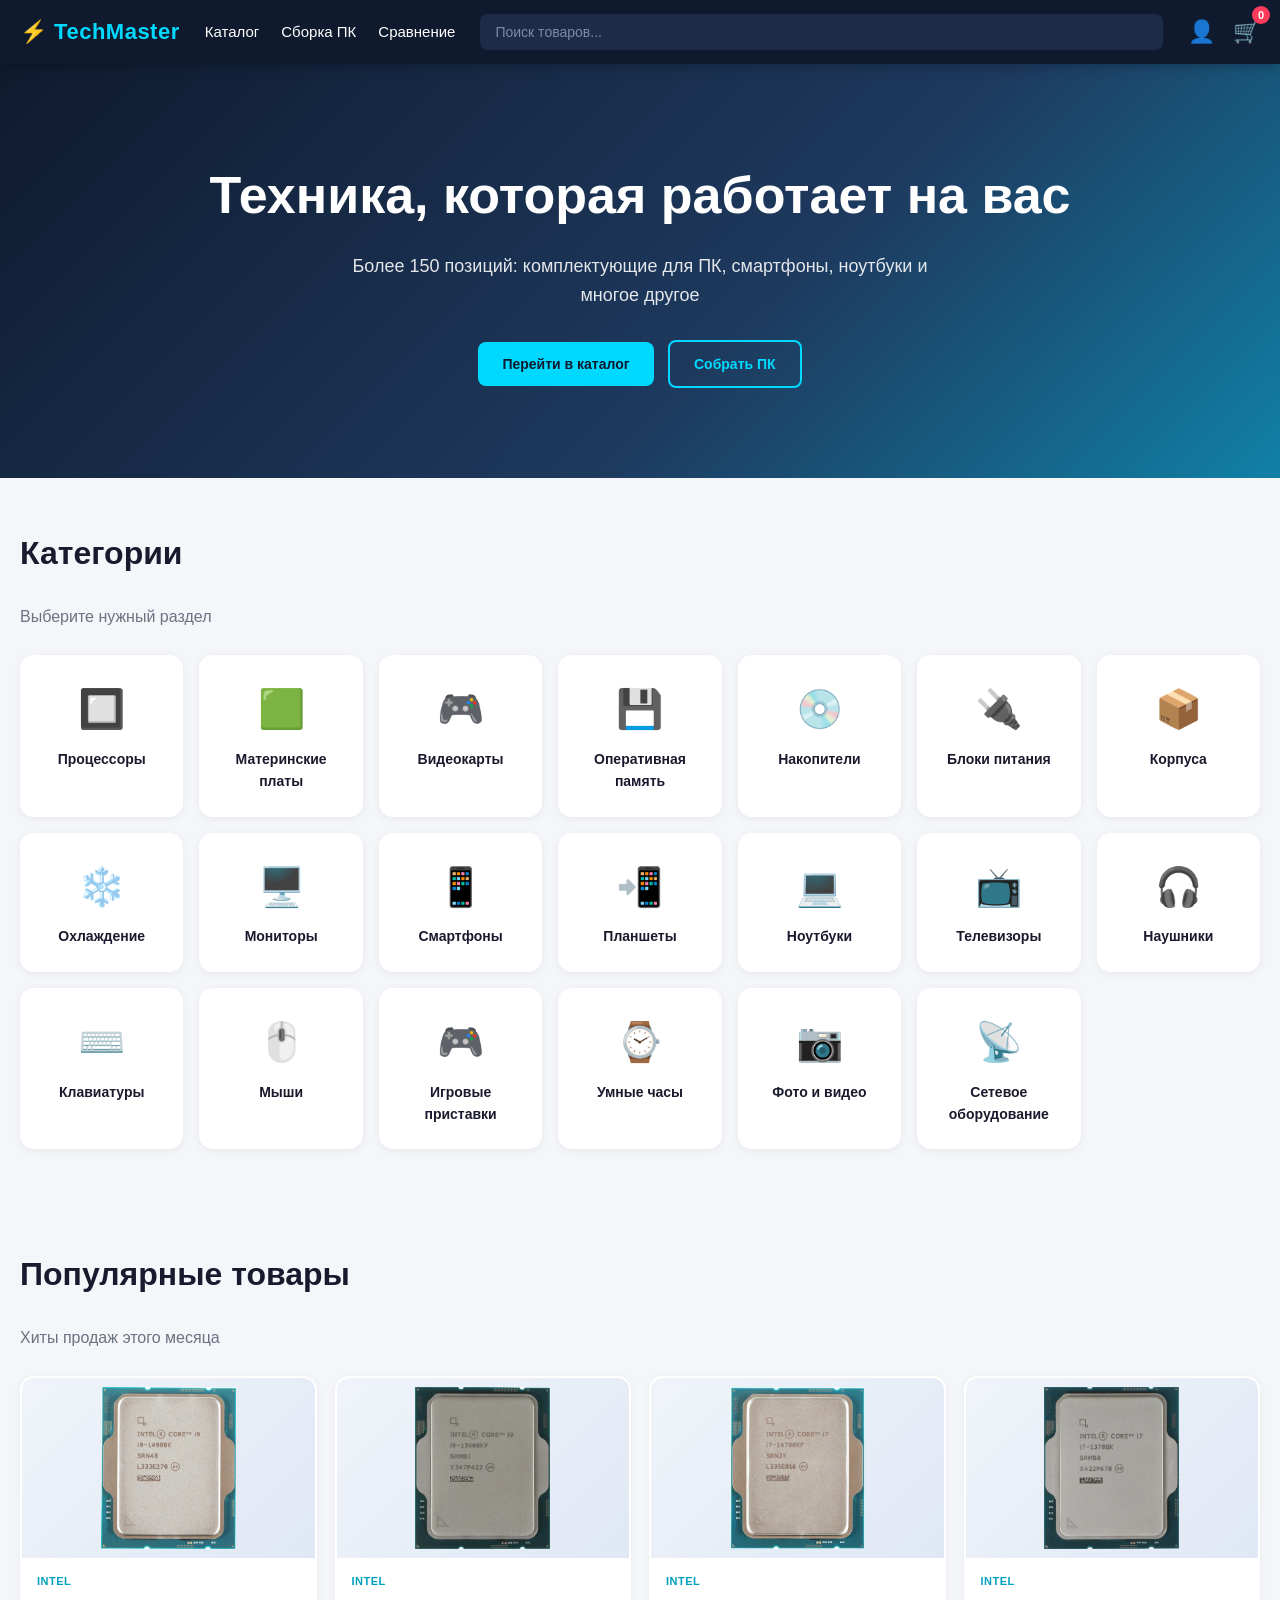
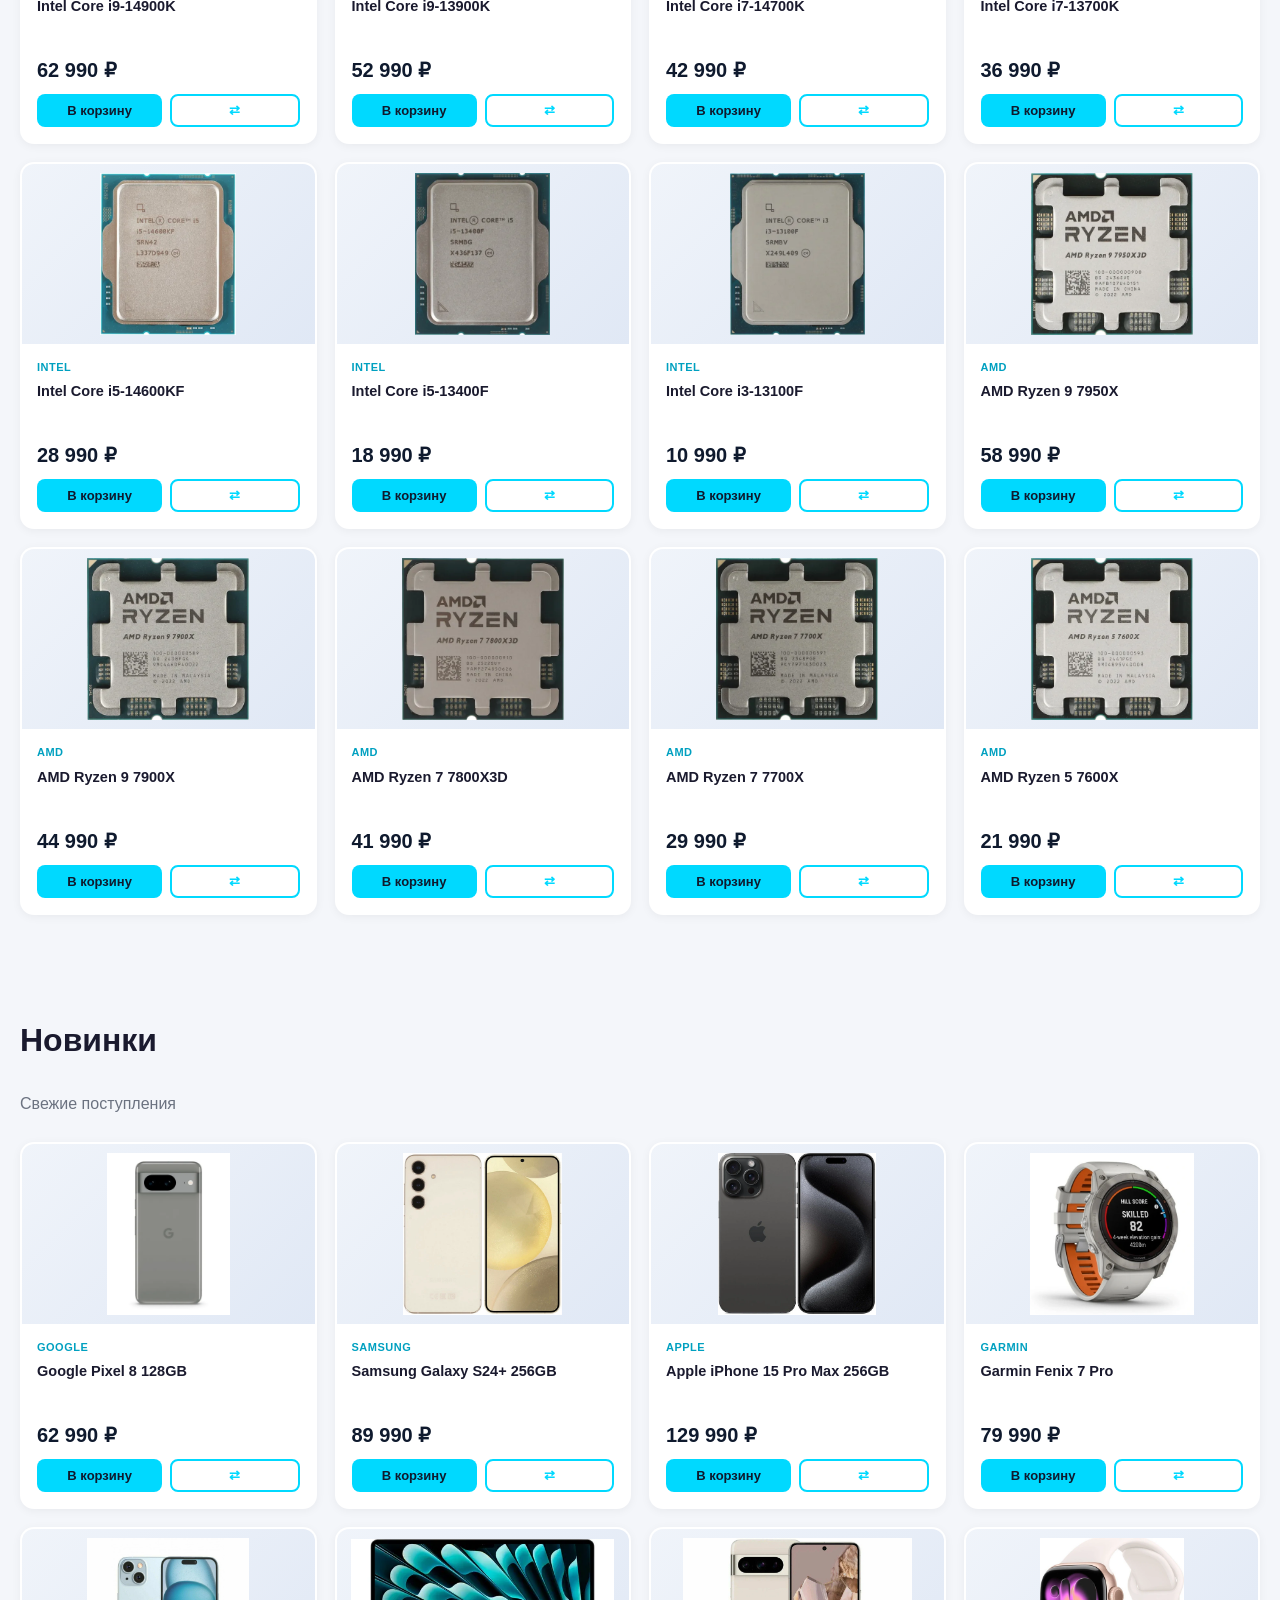
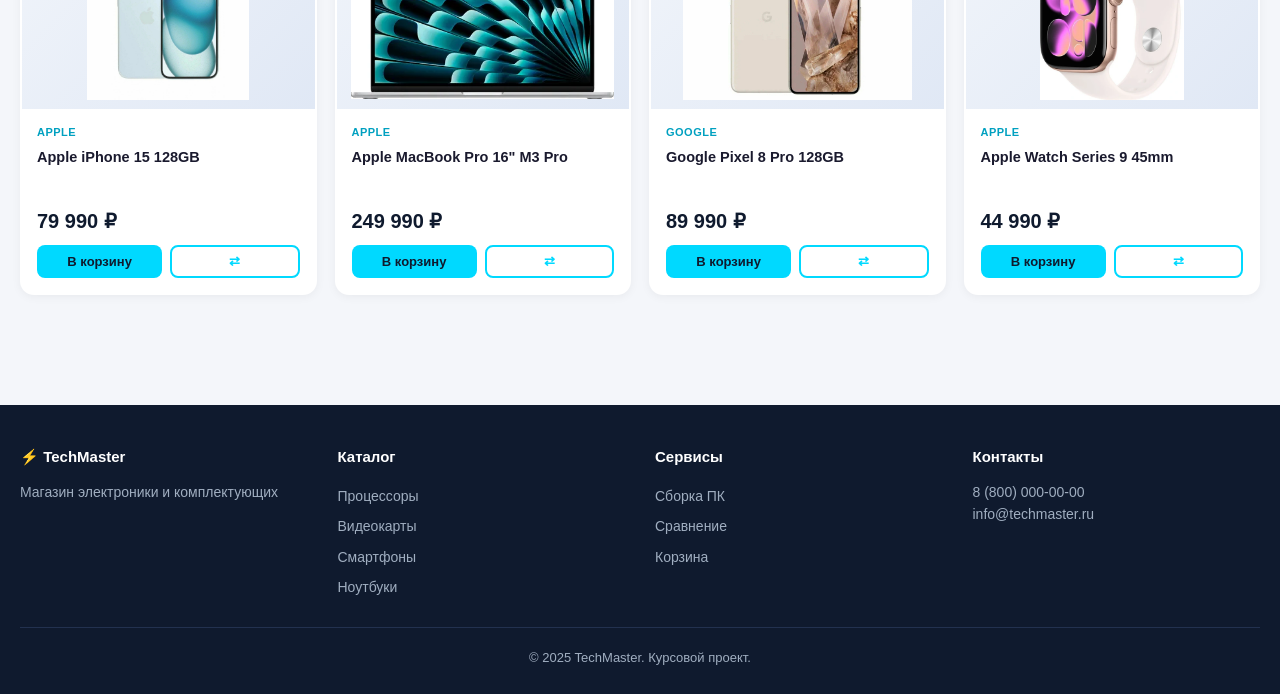
<file: index.html>
<!DOCTYPE html>
<html lang="ru">
<head>
  <meta charset="UTF-8">
  <meta name="viewport" content="width=device-width, initial-scale=1.0">
  <title>TechMaster — магазин электроники</title>
  <link rel="stylesheet" href="css/style.css">
</head>
<body>
  <header class="header">
    <div class="container header__inner">
      <a href="index.html" class="logo">⚡ TechMaster</a>
      <nav class="nav">
        <a href="catalog.html">Каталог</a>
        <a href="pc-builder.html">Сборка ПК</a>
        <a href="compare.html">Сравнение</a>
      </nav>
      <div class="search">
        <input type="text" id="searchInput" placeholder="Поиск товаров...">
      </div>
      <div class="header__actions">
        <a href="login.html" class="icon-btn" title="Войти">👤</a>
        <a href="cart.html" class="icon-btn" title="Корзина">
          🛒 <span class="cart-count" id="cartCount">0</span>
        </a>
      </div>
    </div>
  </header>

  <section class="hero">
    <div class="container">
      <h1>Техника, которая работает на вас</h1>
      <p>Более 150 позиций: комплектующие для ПК, смартфоны, ноутбуки и многое другое</p>
      <a href="catalog.html" class="btn btn--primary">Перейти в каталог</a>
      <a href="pc-builder.html" class="btn btn--outline" style="margin-left:10px;">Собрать ПК</a>
    </div>
  </section>

  <section class="container section">
    <h2>Категории</h2>
    <p class="section__subtitle">Выберите нужный раздел</p>
    <div class="categories" id="categoriesGrid"></div>
  </section>

  <section class="container section">
    <h2>Популярные товары</h2>
    <p class="section__subtitle">Хиты продаж этого месяца</p>
    <div class="products" id="popularProducts"></div>
  </section>

  <section class="container section">
    <h2>Новинки</h2>
    <p class="section__subtitle">Свежие поступления</p>
    <div class="products" id="newProducts"></div>
  </section>

  <footer class="footer">
    <div class="container">
      <div class="footer__inner">
        <div>
          <h4>⚡ TechMaster</h4>
          <p style="font-size:14px;">Магазин электроники и комплектующих</p>
        </div>
        <div>
          <h4>Каталог</h4>
          <a href="catalog.html?cat=cpu">Процессоры</a>
          <a href="catalog.html?cat=gpu">Видеокарты</a>
          <a href="catalog.html?cat=smartphone">Смартфоны</a>
          <a href="catalog.html?cat=laptop">Ноутбуки</a>
        </div>
        <div>
          <h4>Сервисы</h4>
          <a href="pc-builder.html">Сборка ПК</a>
          <a href="compare.html">Сравнение</a>
          <a href="cart.html">Корзина</a>
        </div>
        <div>
          <h4>Контакты</h4>
          <p style="font-size:14px;">8 (800) 000-00-00</p>
          <p style="font-size:14px;">info@techmaster.ru</p>
        </div>
      </div>
      <div class="footer__bottom">© 2025 TechMaster. Курсовой проект.</div>
    </div>
  </footer>

  <script src="js/data.js"></script>
  <script src="js/main.js"></script>
</body>
</html>
</file>
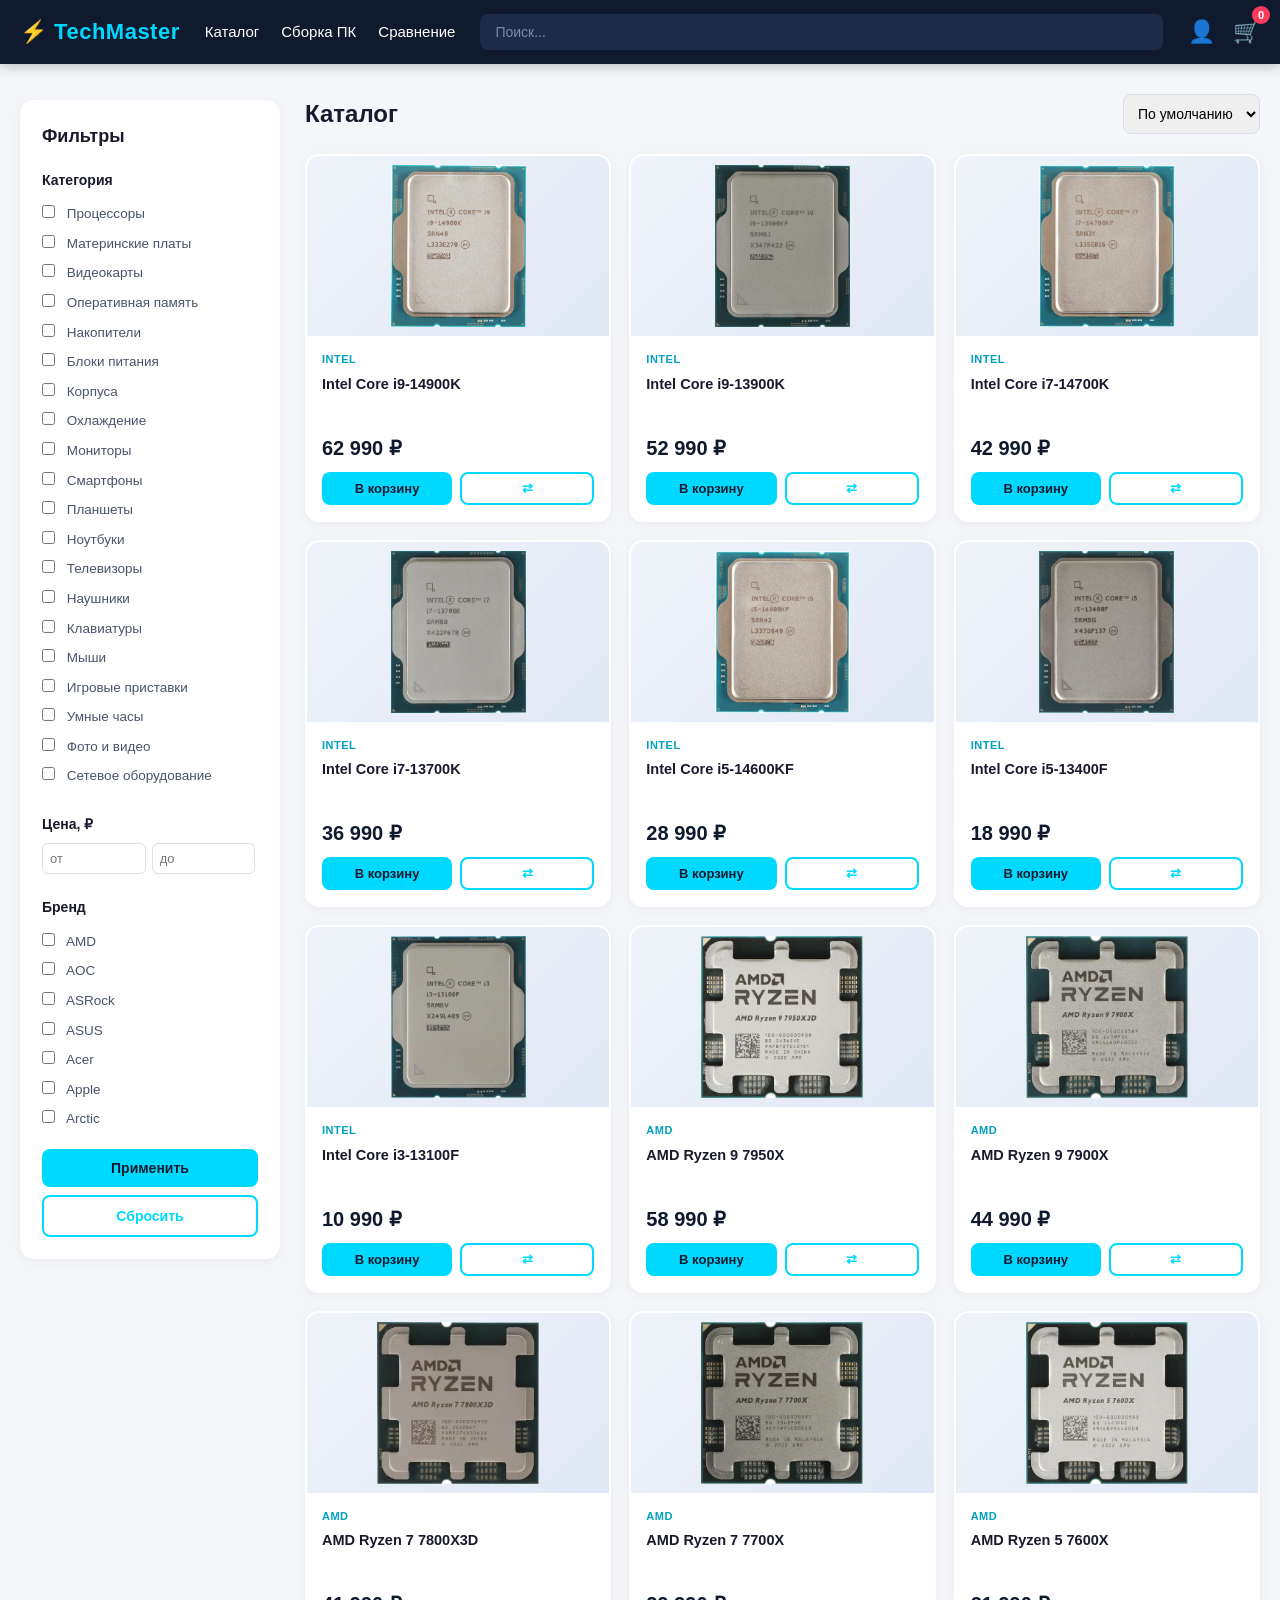
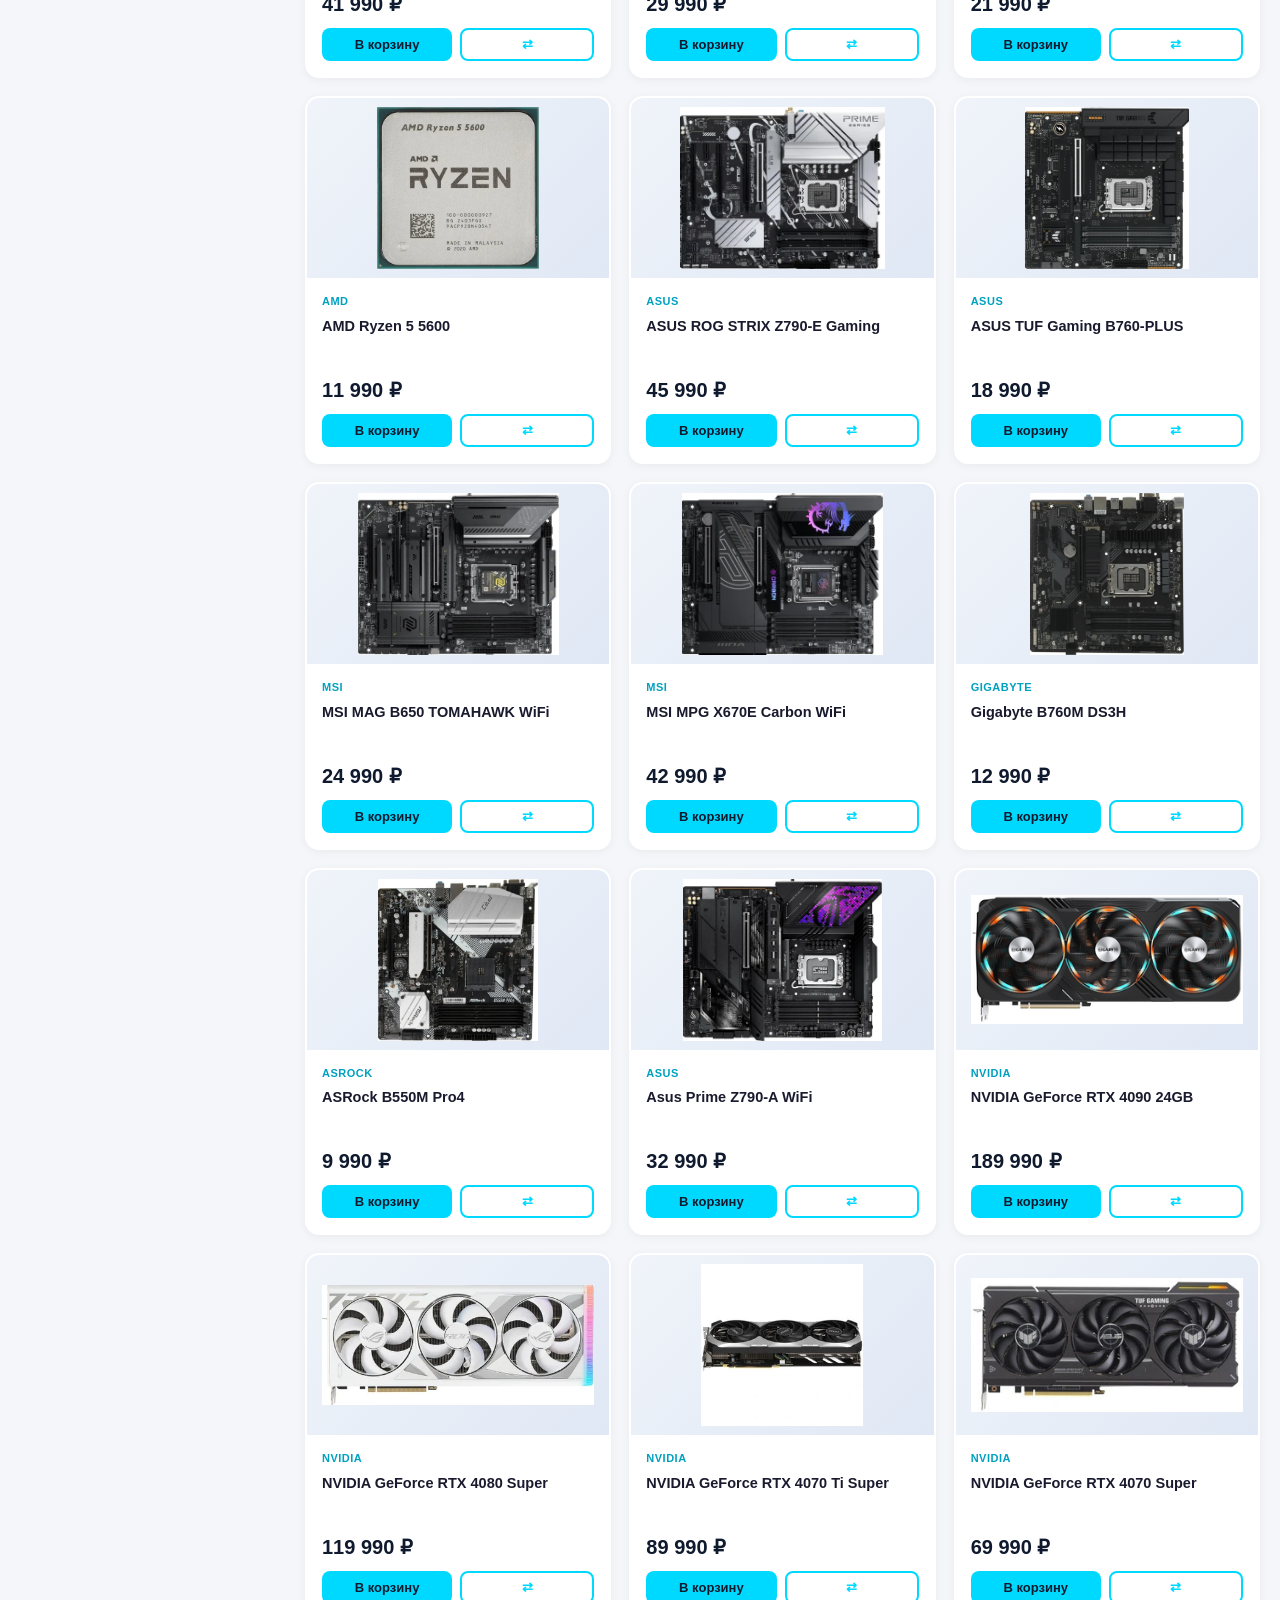
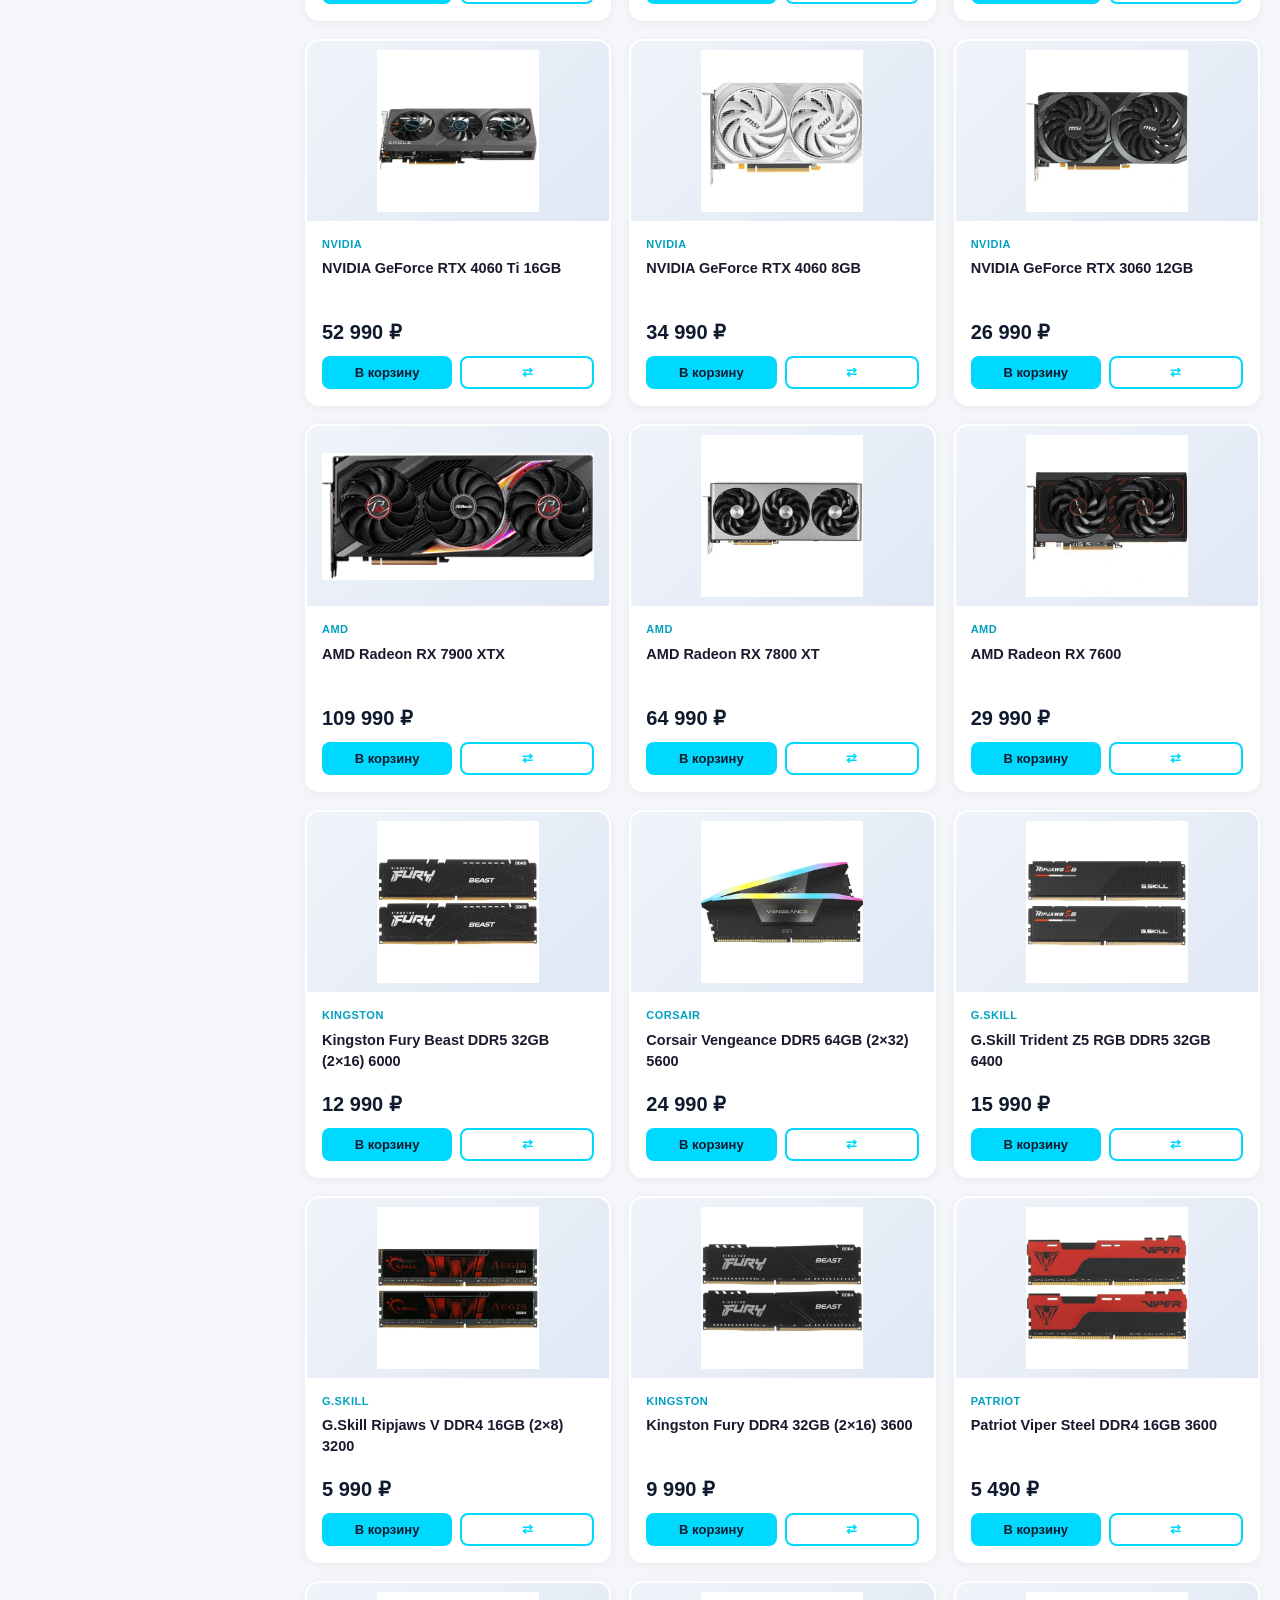
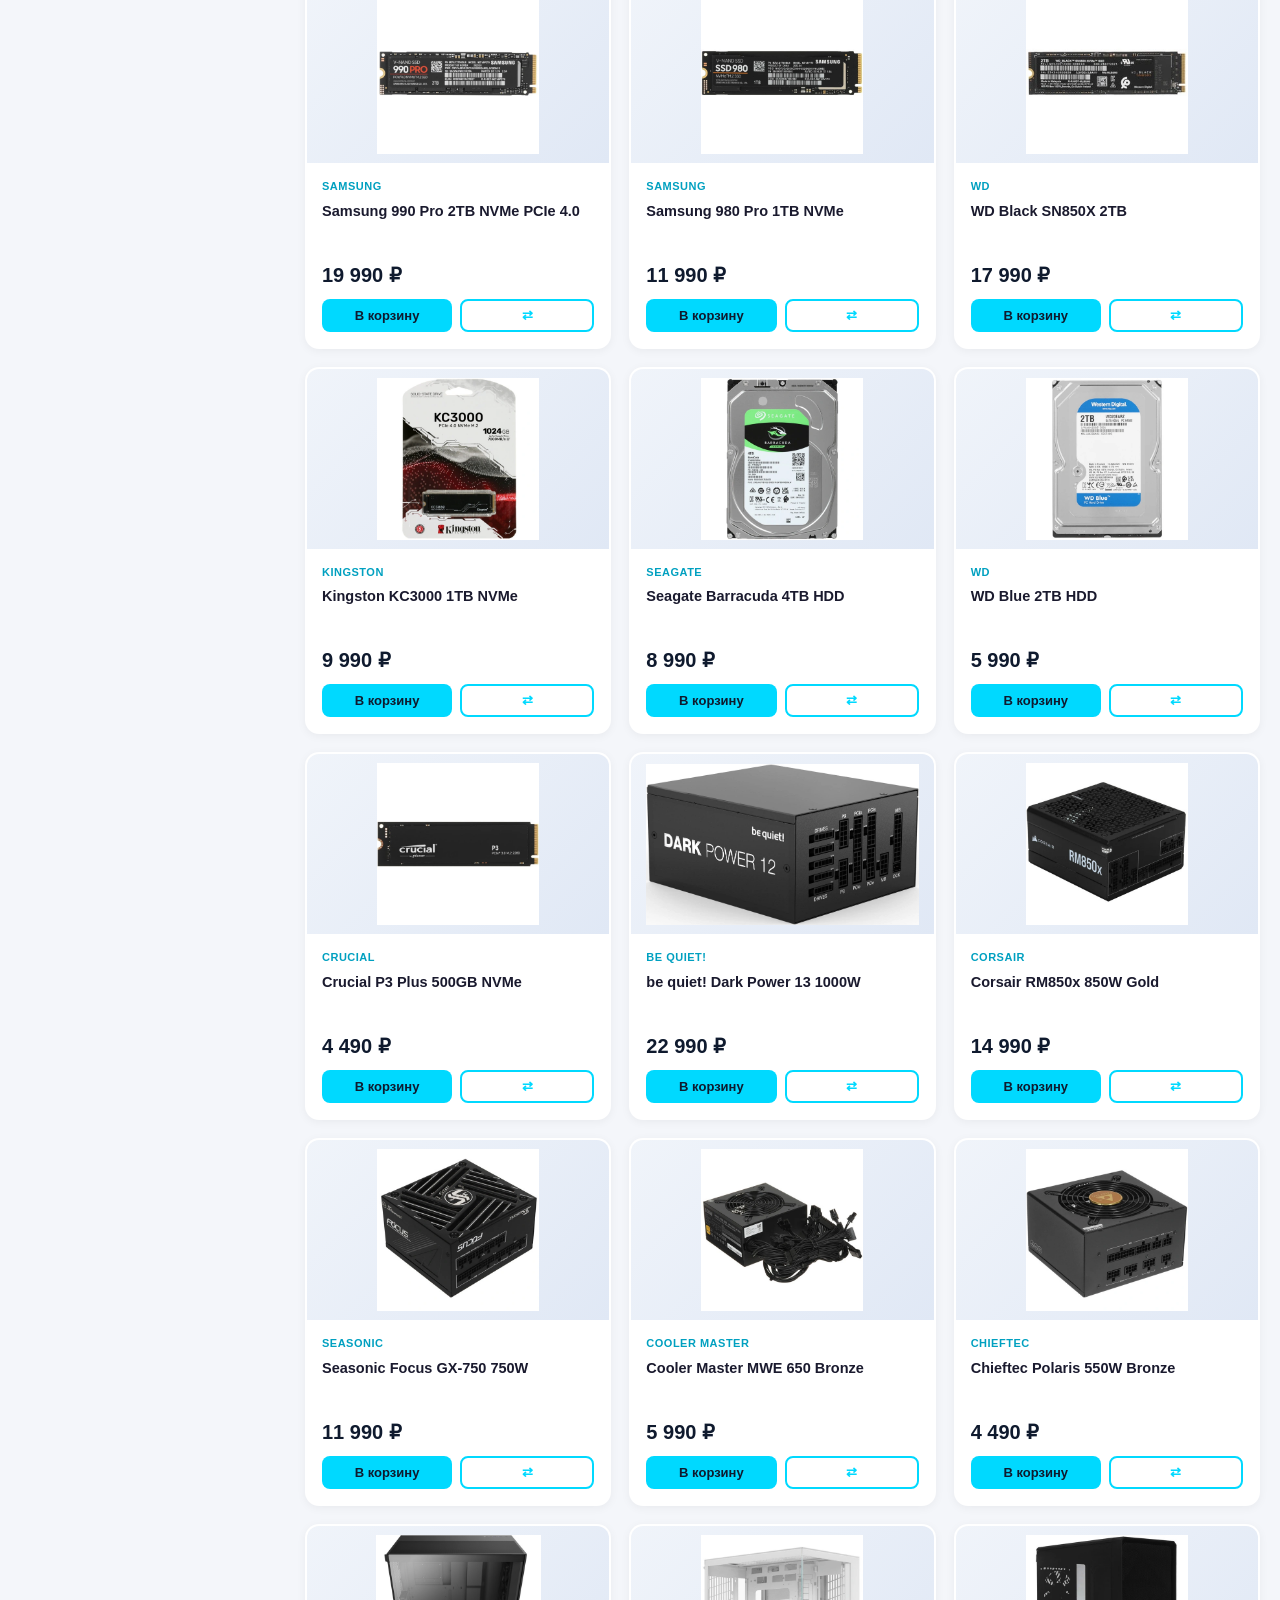
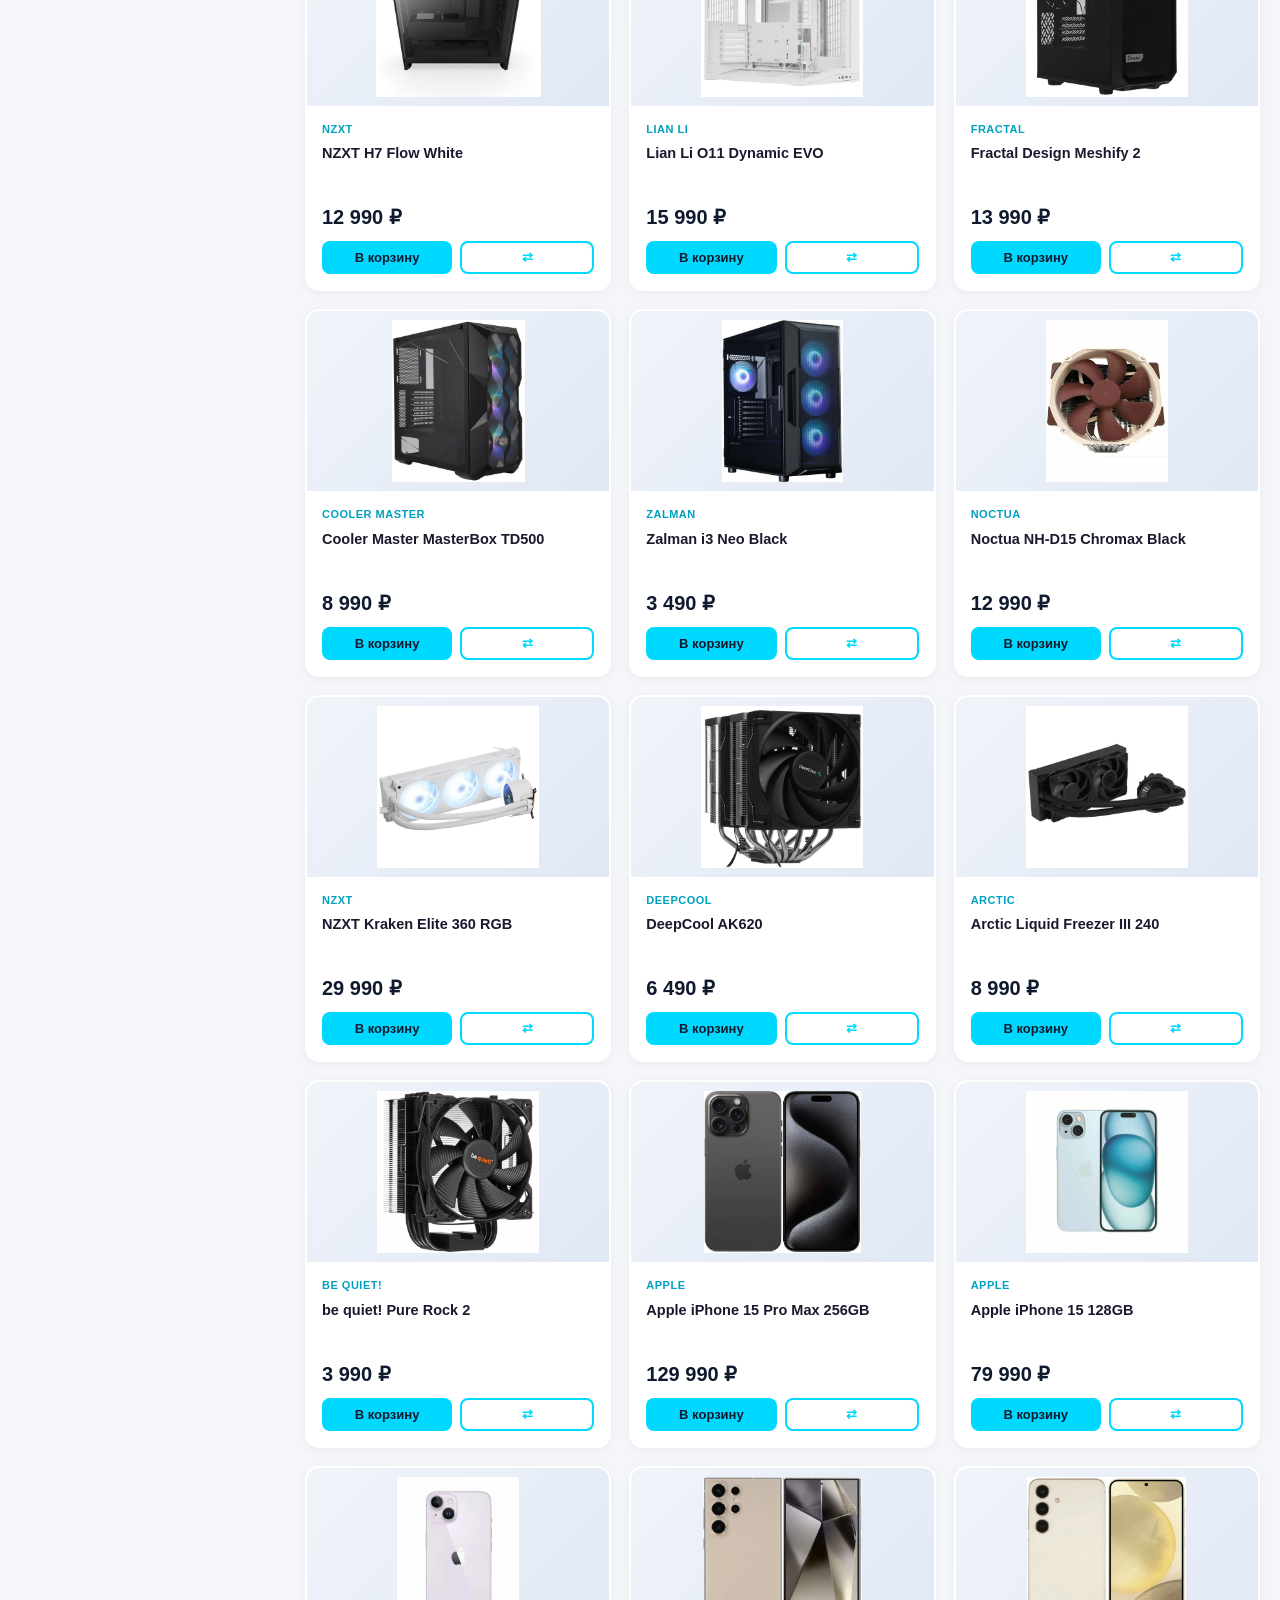
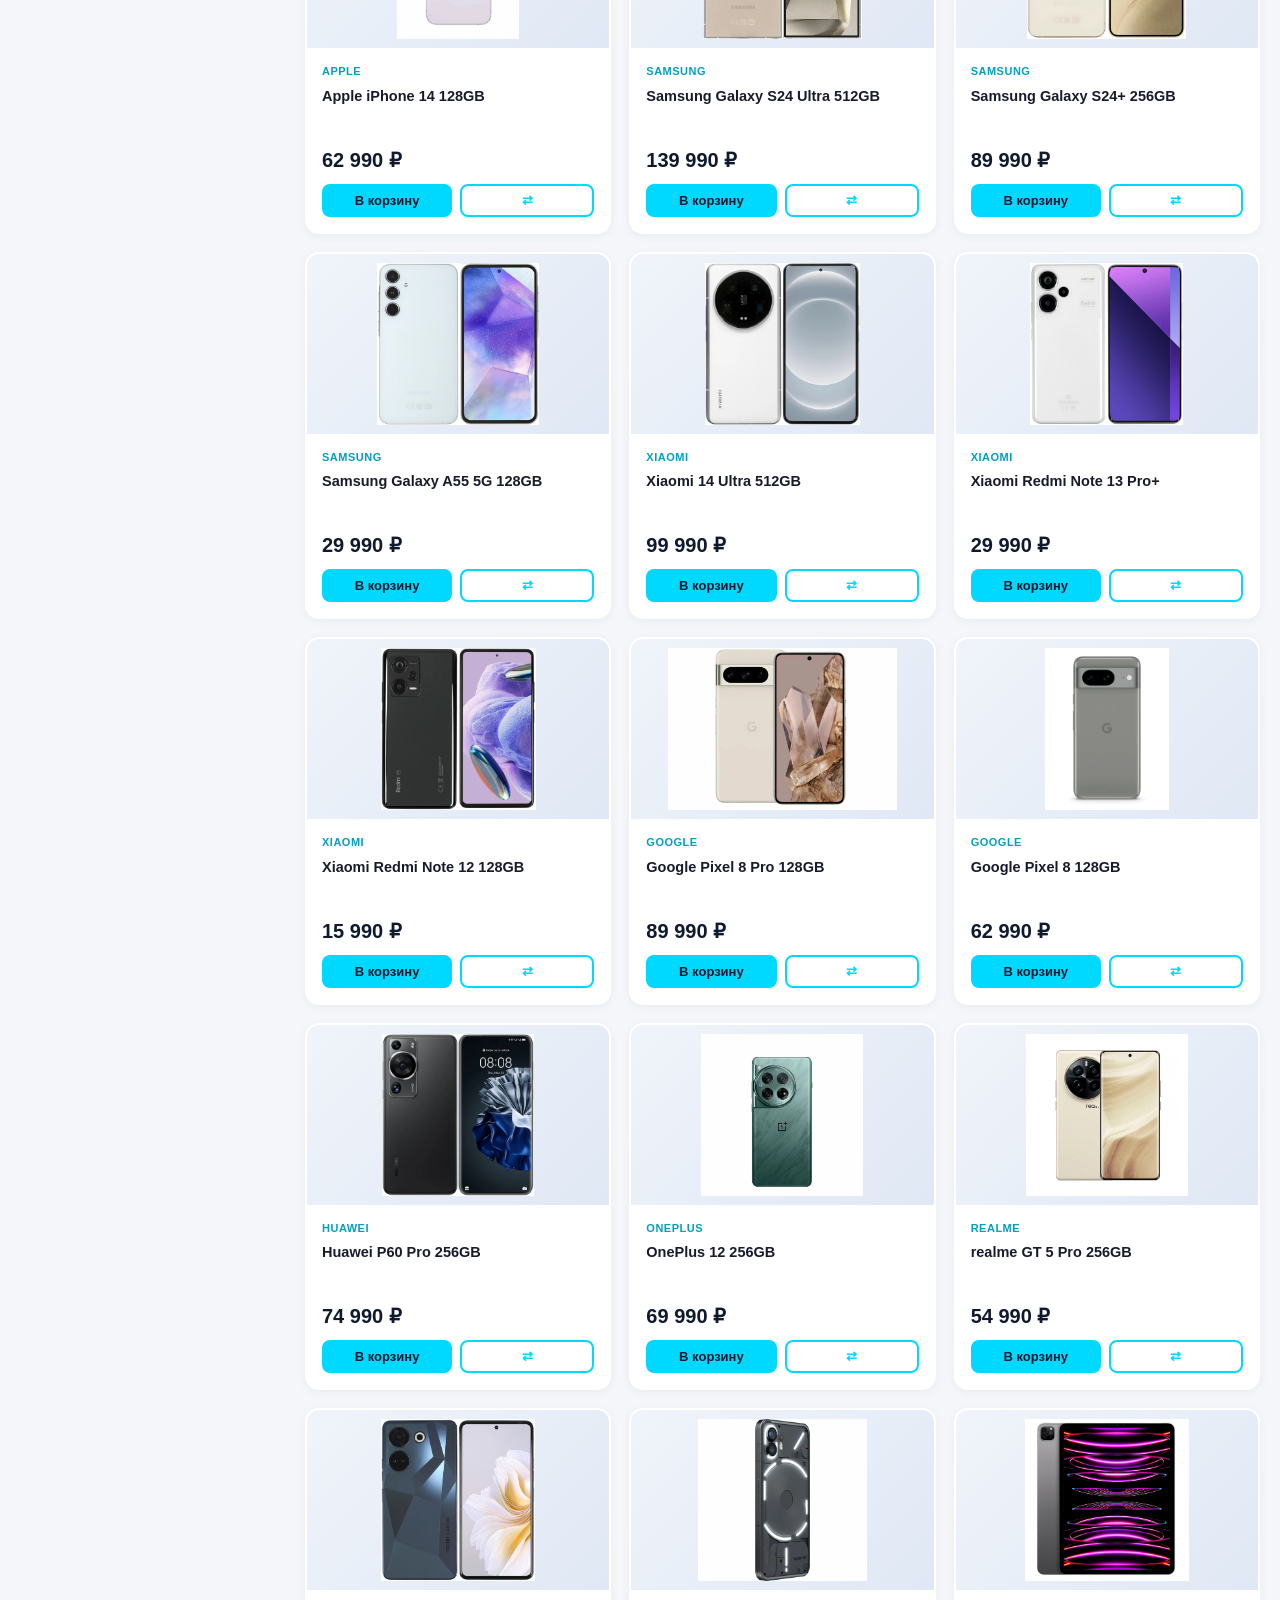
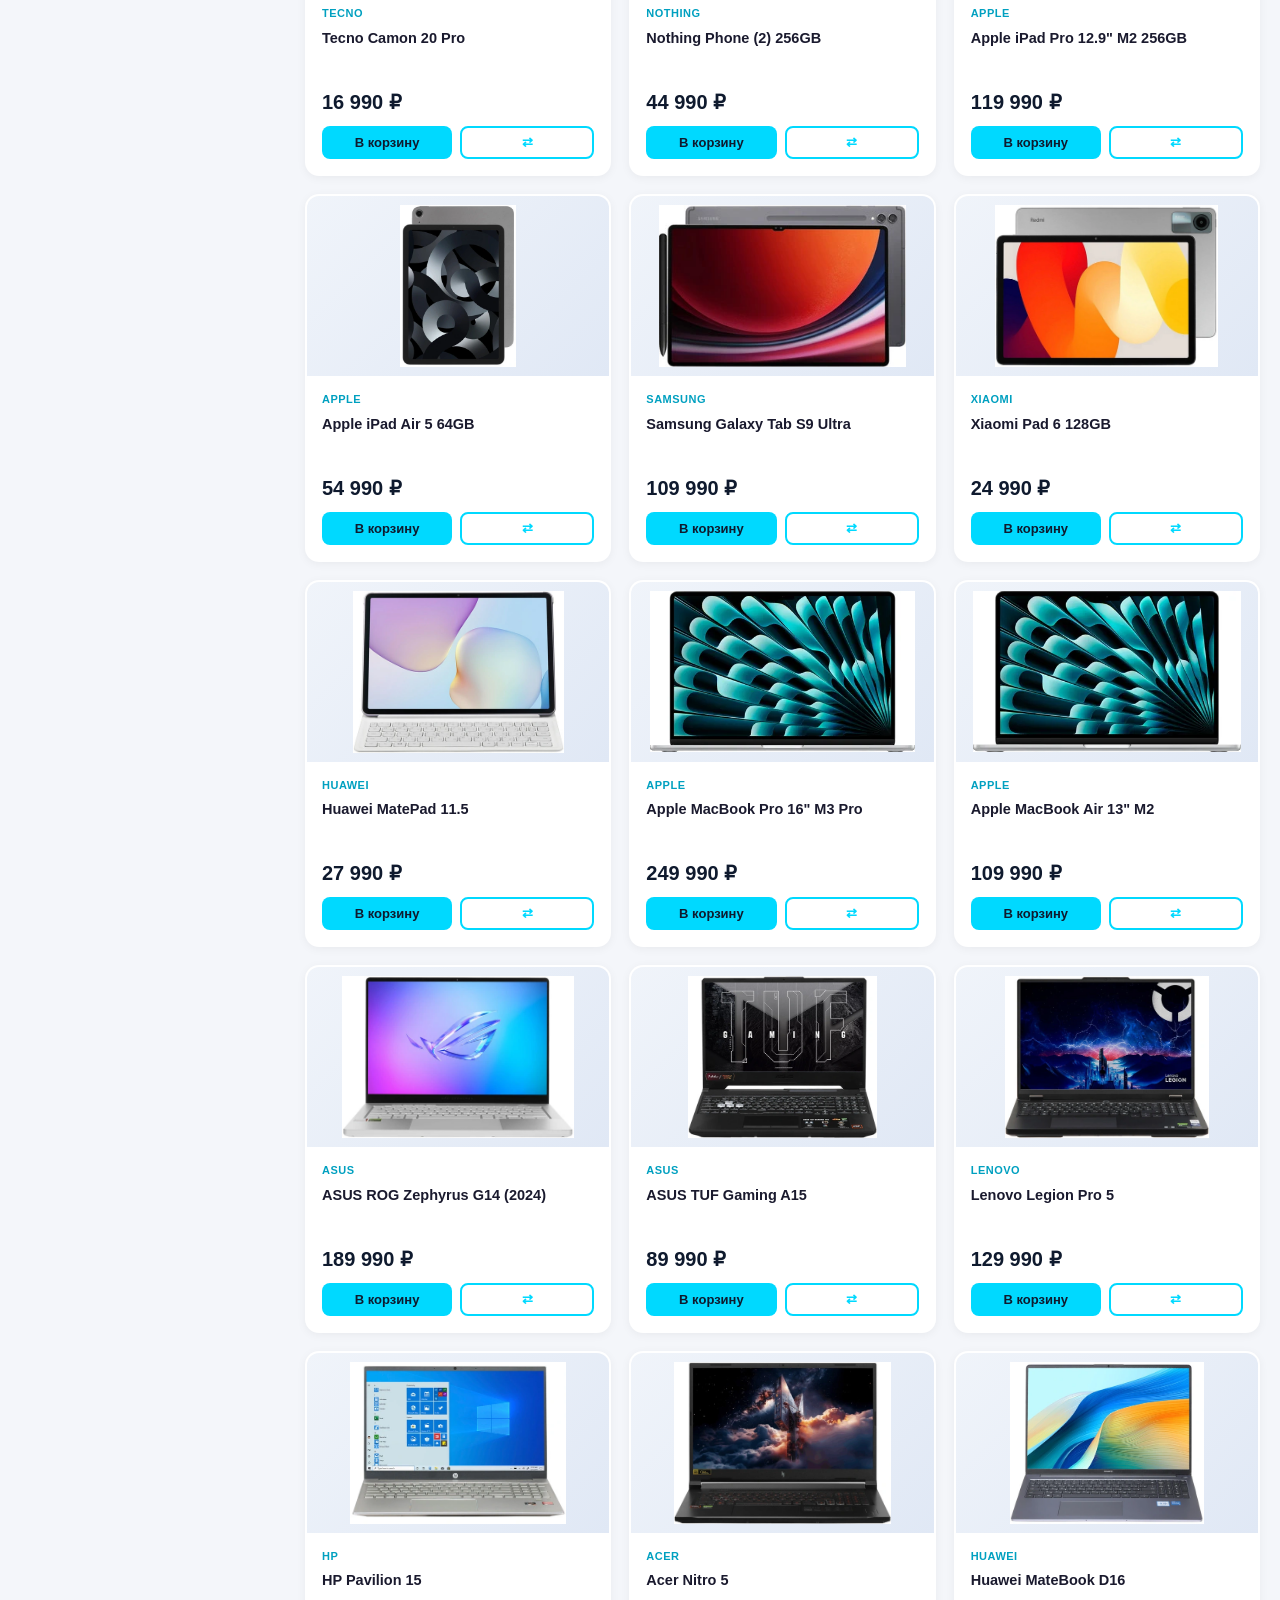
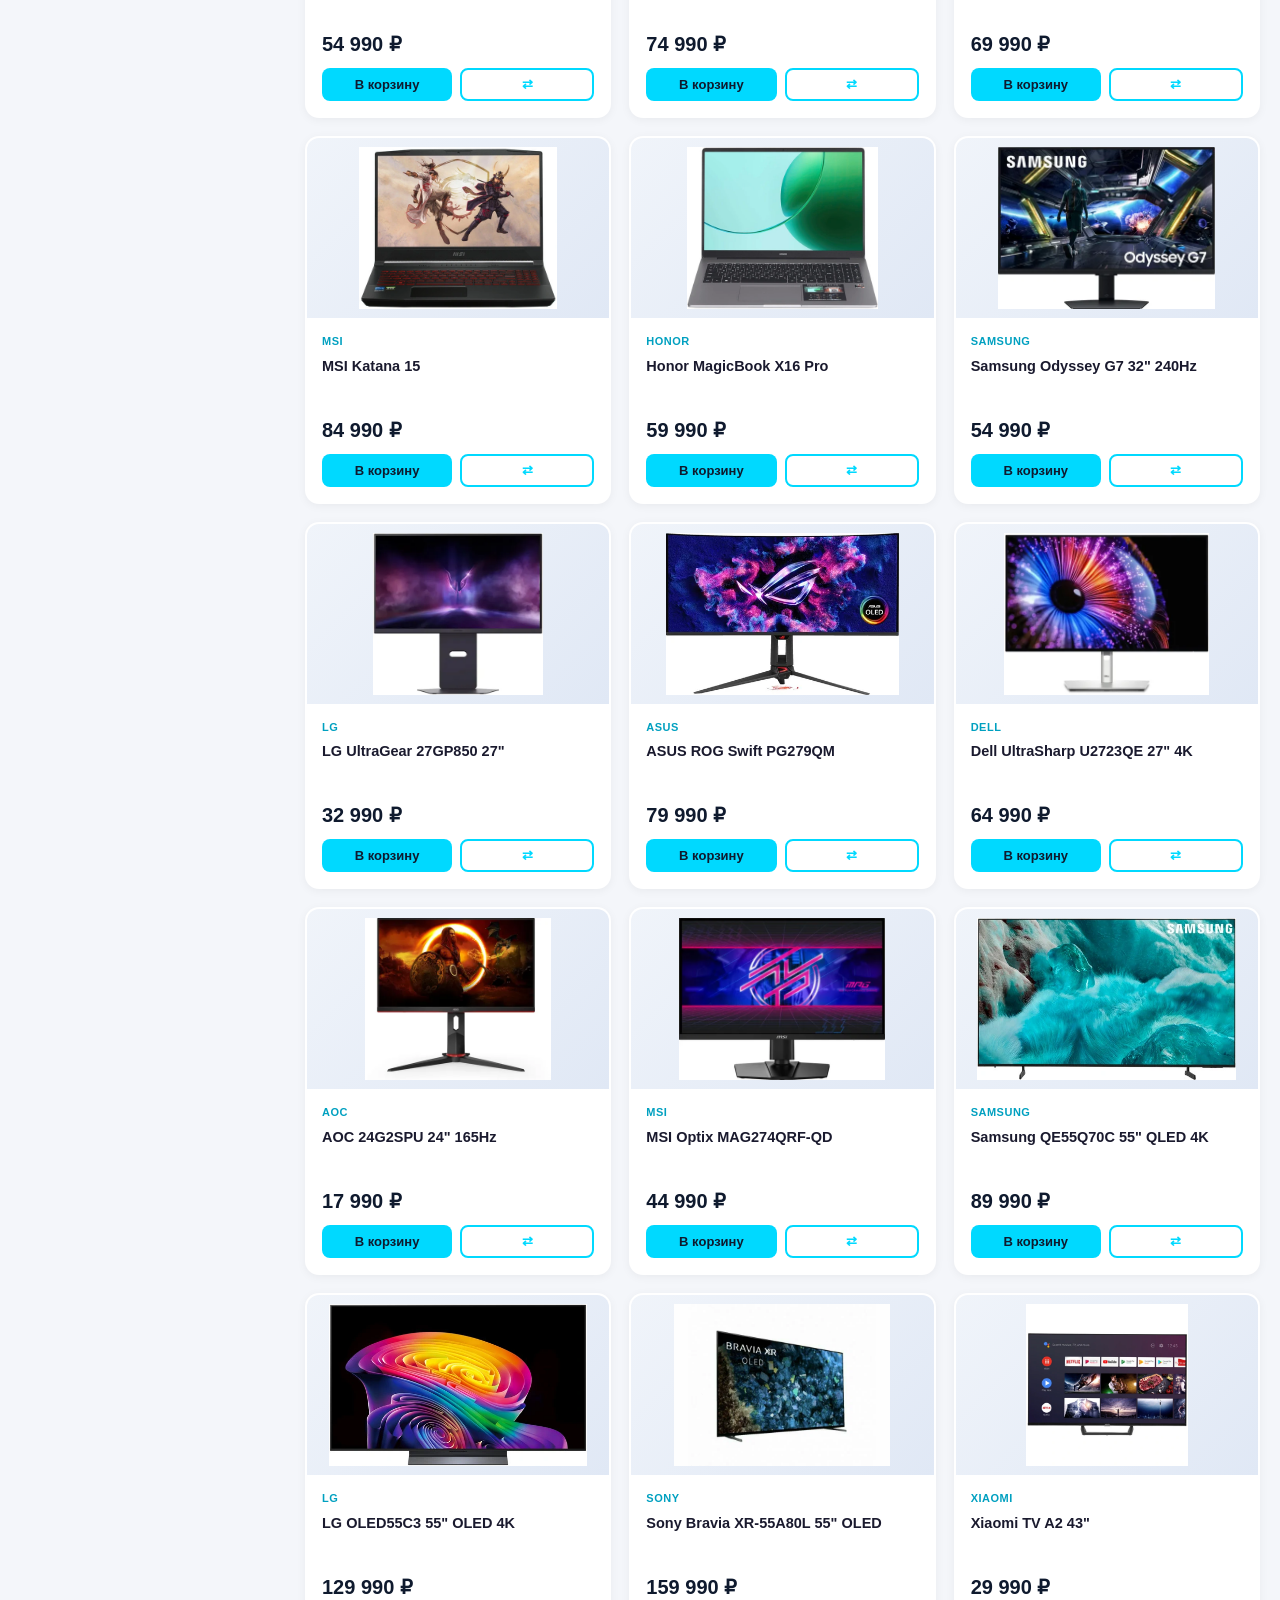
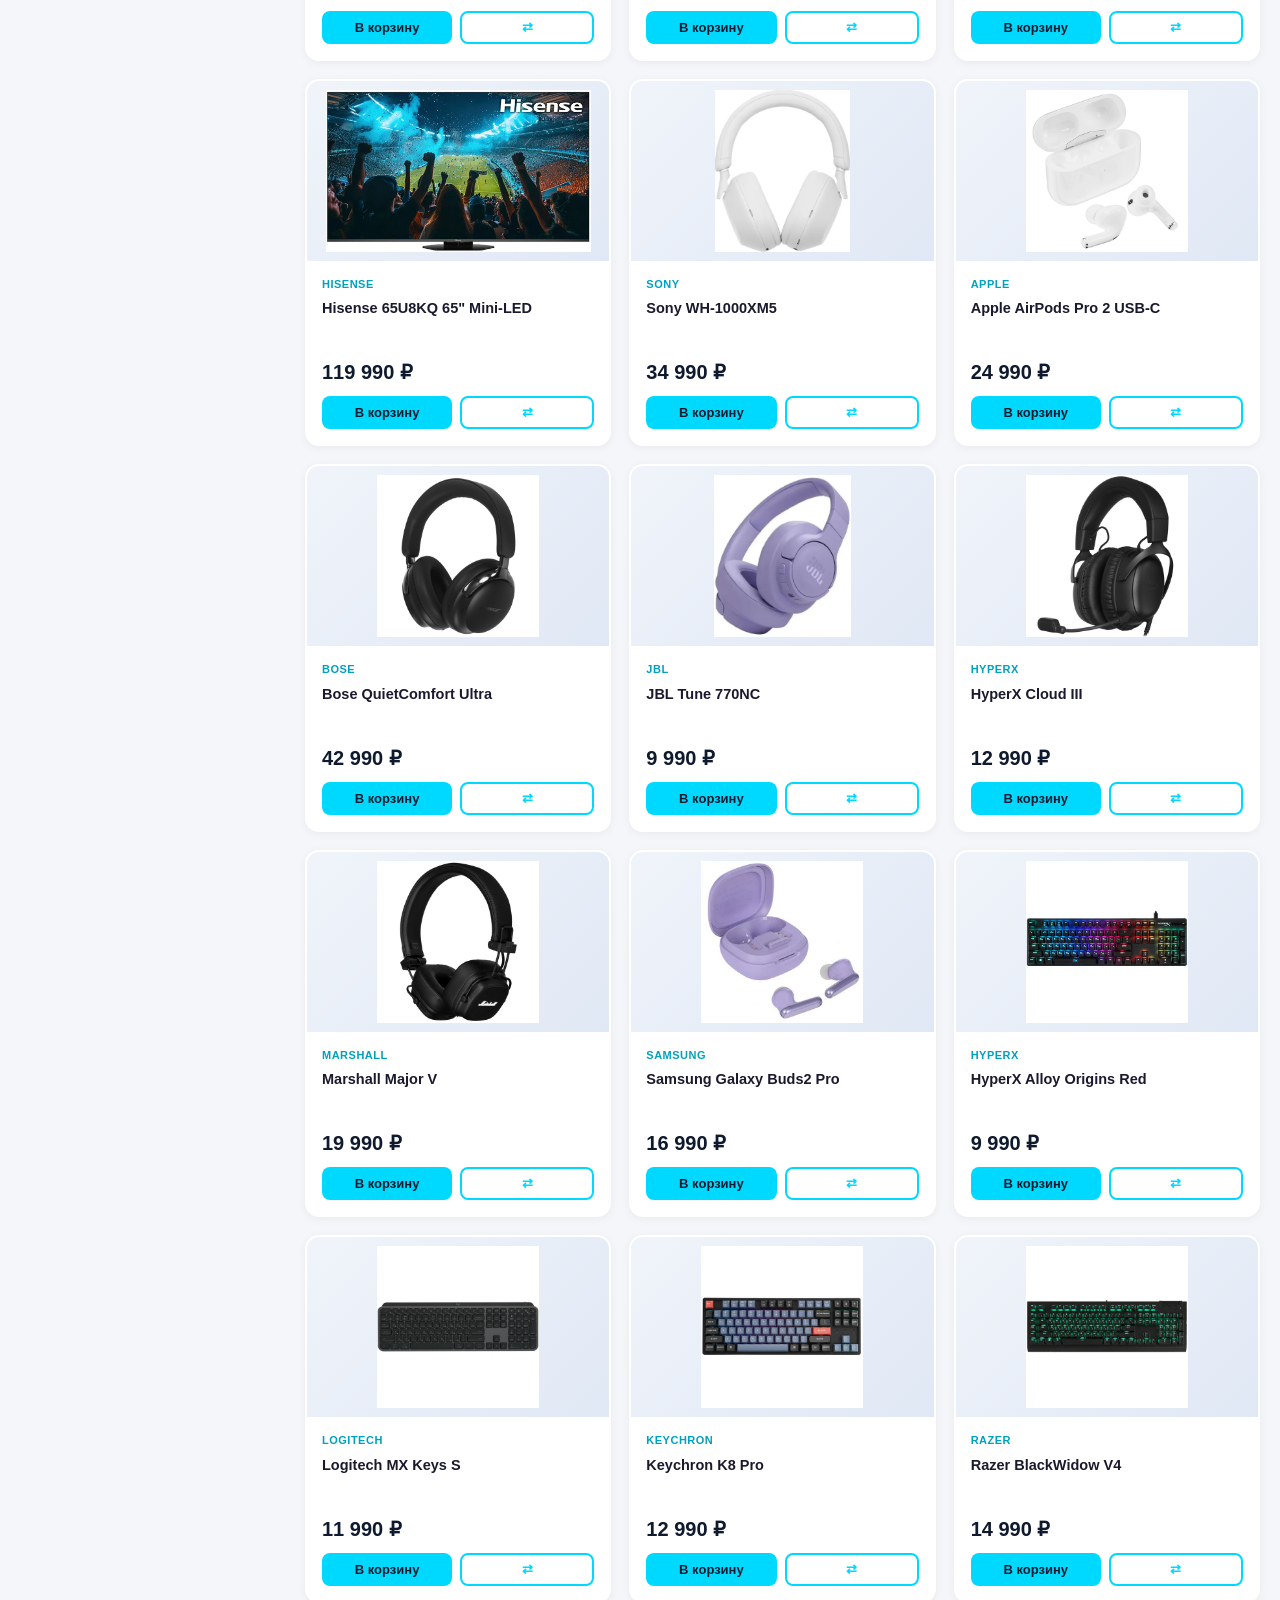
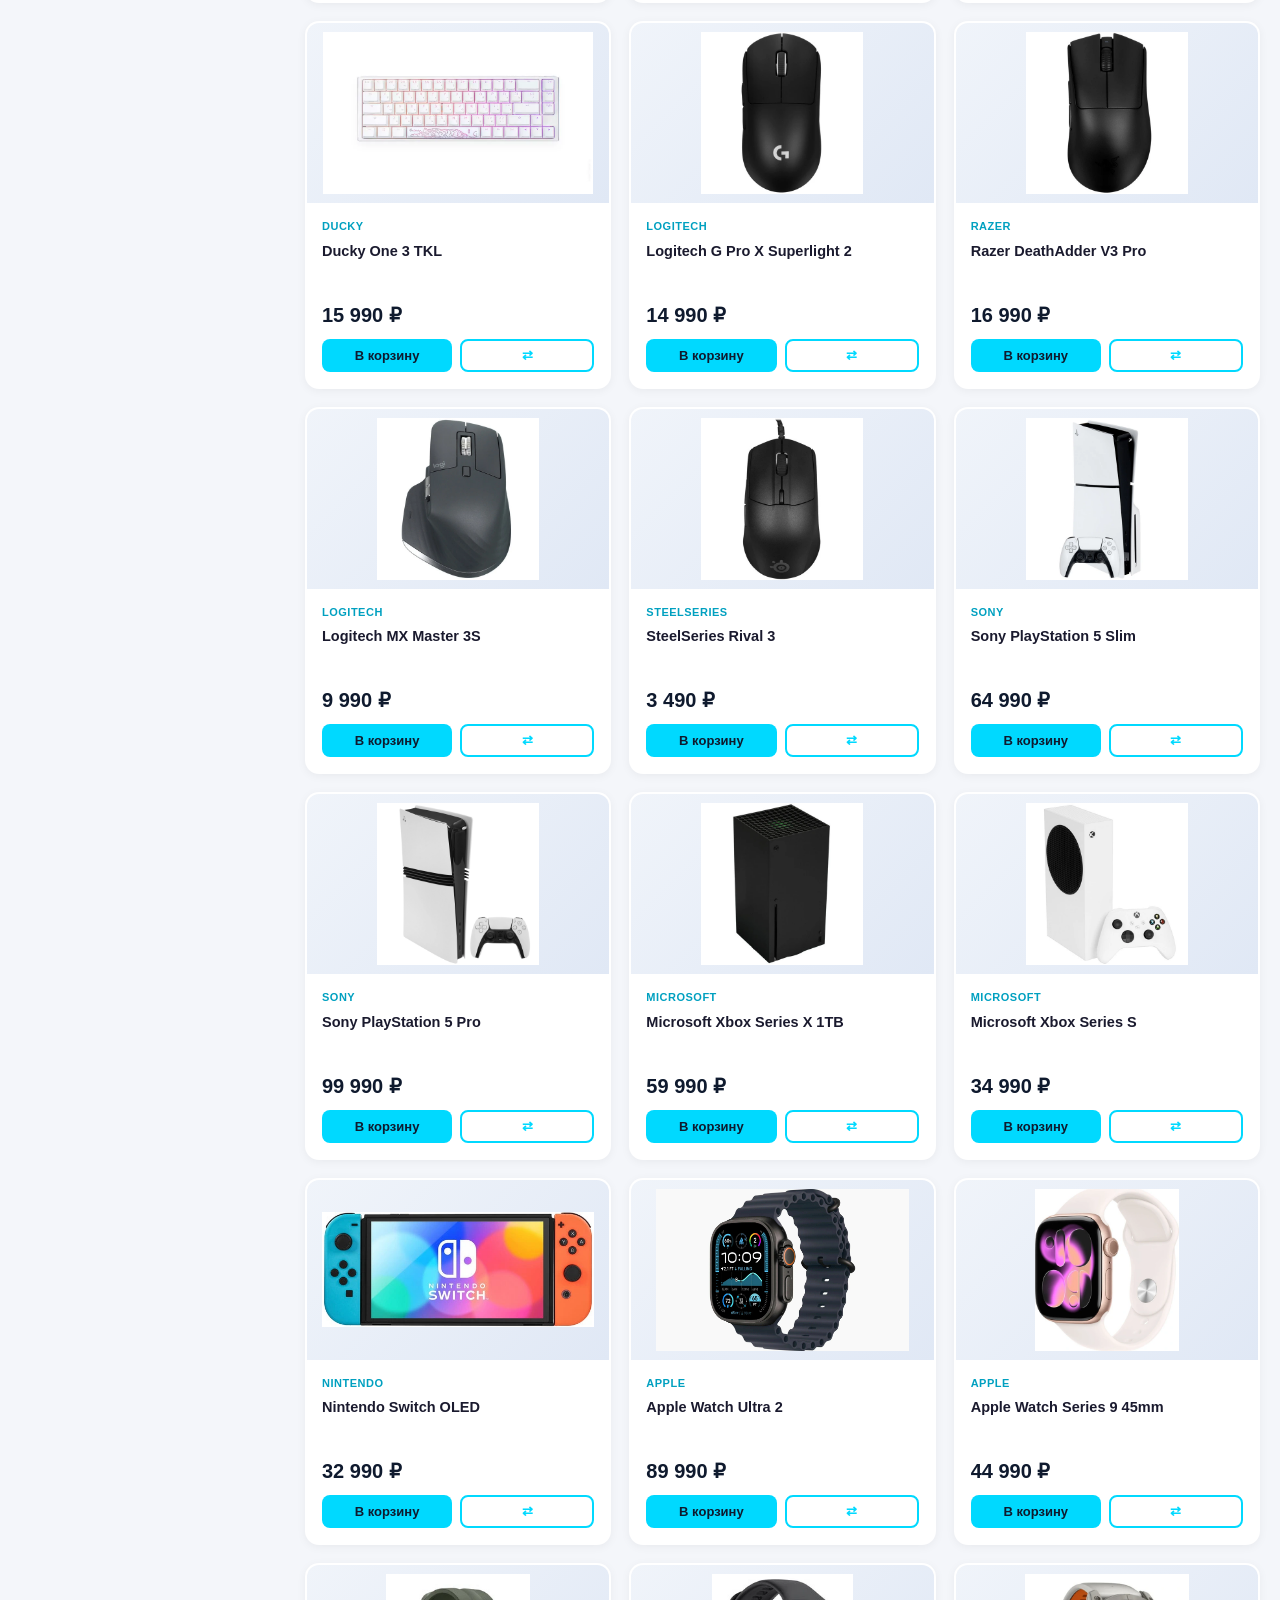
<file: catalog.html>
<!DOCTYPE html>
<html lang="ru">
<head>
  <meta charset="UTF-8">
  <meta name="viewport" content="width=device-width, initial-scale=1.0">
  <title>Каталог — TechMaster</title>
  <link rel="stylesheet" href="css/style.css">
</head>
<body>
  <header class="header">
    <div class="container header__inner">
      <a href="index.html" class="logo">⚡ TechMaster</a>
      <nav class="nav">
        <a href="catalog.html">Каталог</a>
        <a href="pc-builder.html">Сборка ПК</a>
        <a href="compare.html">Сравнение</a>
      </nav>
      <div class="search">
        <input type="text" id="searchInput" placeholder="Поиск...">
      </div>
      <div class="header__actions">
        <a href="login.html" class="icon-btn">👤</a>
        <a href="cart.html" class="icon-btn">🛒 <span class="cart-count" id="cartCount">0</span></a>
      </div>
    </div>
  </header>

  <div class="container">
    <div class="catalog-layout">
      <aside class="filters">
        <h3>Фильтры</h3>
        <div class="filter-group">
          <strong>Категория</strong>
          <div id="catFilters"></div>
        </div>
        <div class="filter-group">
          <strong>Цена, ₽</strong>
          <div style="display:flex; gap:6px;">
            <input type="number" id="minPrice" placeholder="от">
            <input type="number" id="maxPrice" placeholder="до">
          </div>
        </div>
        <div class="filter-group">
          <strong>Бренд</strong>
          <div id="brandFilters" style="max-height: 200px; overflow-y:auto;"></div>
        </div>
        <div class="filter-actions">
          <button class="btn btn--primary" id="applyBtn">Применить</button>
          <button class="btn btn--outline" id="resetBtn">Сбросить</button>
        </div>
      </aside>

      <main>
        <div style="display:flex; justify-content:space-between; align-items:center; margin-bottom:20px; gap:15px; flex-wrap:wrap;">
          <h2 id="catalogTitle">Каталог</h2>
          <select id="sortSelect" style="padding:10px; border-radius:8px; border:1px solid #d8dfe8; font-size:14px;">
            <option value="default">По умолчанию</option>
            <option value="price-asc">Цена ↑</option>
            <option value="price-desc">Цена ↓</option>
            <option value="name">По названию</option>
          </select>
        </div>
        <div class="products" id="catalogProducts"></div>
        <p id="emptyMsg" style="display:none; text-align:center; padding:60px; color:#9aa3b3; font-size:17px;">
          Товары не найдены. Попробуйте изменить фильтры.
        </p>
      </main>
    </div>
  </div>

  <footer class="footer">
    <div class="container footer__bottom">© 2025 TechMaster</div>
  </footer>

  <script src="js/data.js"></script>
  <script src="js/main.js"></script>
  <script src="js/catalog.js"></script>
</body>
</html>
</file>
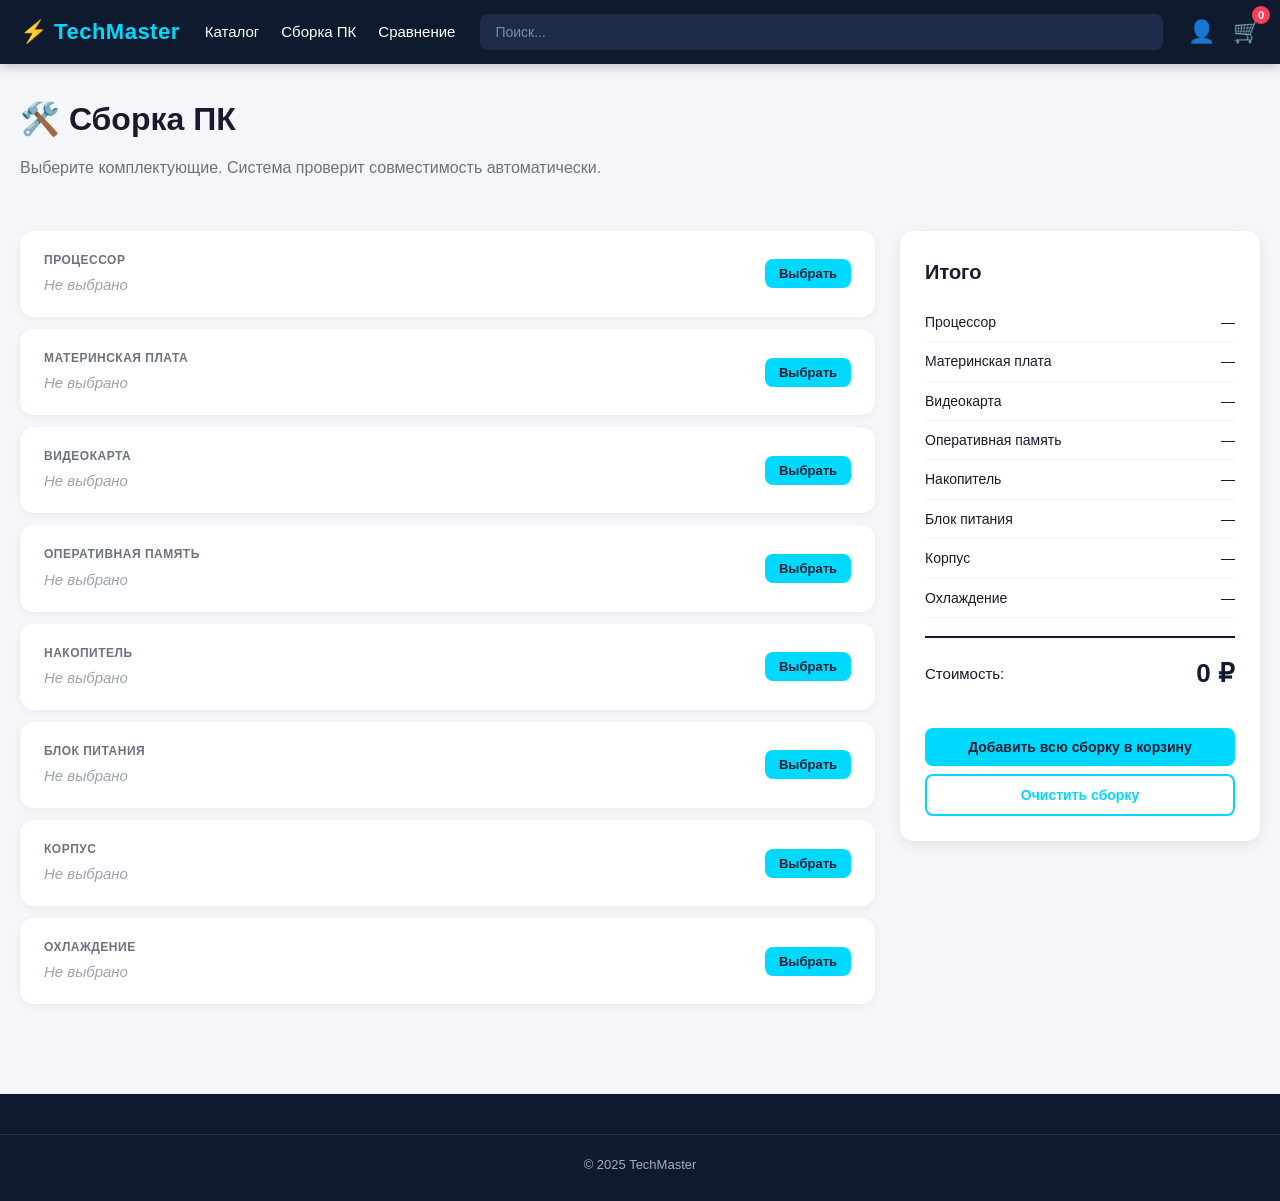
<file: pc-builder.html>
<!DOCTYPE html>
<html lang="ru">
<head>
  <meta charset="UTF-8">
  <meta name="viewport" content="width=device-width, initial-scale=1.0">
  <title>Сборка ПК — TechMaster</title>
  <link rel="stylesheet" href="css/style.css">
</head>
<body>
  <header class="header">
    <div class="container header__inner">
      <a href="index.html" class="logo">⚡ TechMaster</a>
      <nav class="nav">
        <a href="catalog.html">Каталог</a>
        <a href="pc-builder.html">Сборка ПК</a>
        <a href="compare.html">Сравнение</a>
      </nav>
      <div class="search">
        <input type="text" id="searchInput" placeholder="Поиск...">
      </div>
      <div class="header__actions">
        <a href="login.html" class="icon-btn">👤</a>
        <a href="cart.html" class="icon-btn">🛒 <span class="cart-count" id="cartCount">0</span></a>
      </div>
    </div>
  </header>

  <div class="container">
    <h1 style="padding:30px 0 10px; font-size:32px;">🛠️ Сборка ПК</h1>
    <p style="color:#6b7280; margin-bottom:20px;">Выберите комплектующие. Система проверит совместимость автоматически.</p>

    <div class="builder-layout">
      <div class="builder-steps" id="builderSteps"></div>

      <aside class="builder-summary">
        <h3>Итого</h3>
        <div id="summaryList"></div>
        <div class="builder-summary__total">
          <span>Стоимость:</span>
          <span id="totalPrice">0 ₽</span>
        </div>
        <div id="compatMsg"></div>
        <button class="btn btn--primary" id="addBuildToCart" style="width:100%; margin-top:15px;">
          Добавить всю сборку в корзину
        </button>
        <button class="btn btn--outline" id="clearBuild" style="width:100%; margin-top:8px;">
          Очистить сборку
        </button>
      </aside>
    </div>
  </div>

  <!-- Модальное окно выбора комплектующего -->
  <div class="modal-overlay" id="modalOverlay">
    <div class="modal">
      <div class="modal__header">
        <h3 id="modalTitle">Выберите товар</h3>
        <button class="modal__close" onclick="closeModal()">×</button>
      </div>
      <div class="modal__body" id="modalBody"></div>
    </div>
  </div>

  <footer class="footer">
    <div class="container footer__bottom">© 2025 TechMaster</div>
  </footer>

  <script src="js/data.js"></script>
  <script src="js/main.js"></script>
  <script src="js/builder.js"></script>
</body>
</html>
</file>
<file: css/style.css>
* { margin: 0; padding: 0; box-sizing: border-box; }

body {
  font-family: 'Segoe UI', Tahoma, Arial, sans-serif;
  background: #f4f6fa;
  color: #1a1a2e;
  line-height: 1.6;
}

.container { max-width: 1320px; margin: 0 auto; padding: 0 20px; }
a { color: inherit; }
img { max-width: 100%; }

/* ==================== HEADER ==================== */
.header {
  background: #0f1a2e;
  color: #fff;
  padding: 14px 0;
  position: sticky;
  top: 0;
  z-index: 100;
  box-shadow: 0 2px 12px rgba(0,0,0,.25);
}
.header__inner {
  display: flex;
  align-items: center;
  gap: 25px;
  flex-wrap: wrap;
}
.logo {
  font-size: 22px;
  font-weight: 800;
  color: #00d9ff;
  text-decoration: none;
  letter-spacing: .5px;
  white-space: nowrap;
}
.nav { display: flex; gap: 22px; flex-wrap: wrap; }
.nav a {
  color: #fff;
  text-decoration: none;
  font-size: 15px;
  transition: color .2s;
}
.nav a:hover { color: #00d9ff; }

.search { flex: 1; min-width: 180px; }
.search input {
  width: 100%;
  padding: 10px 15px;
  border: none;
  border-radius: 8px;
  background: #1c2c48;
  color: #fff;
  outline: none;
  font-size: 14px;
}
.search input::placeholder { color: #7a8aa8; }

.header__actions { display: flex; gap: 18px; align-items: center; }
.icon-btn {
  position: relative;
  font-size: 22px;
  text-decoration: none;
  color: #fff;
  transition: transform .2s;
}
.icon-btn:hover { transform: scale(1.1); }
.cart-count {
  position: absolute;
  top: -8px;
  right: -10px;
  background: #ff3b5c;
  font-size: 11px;
  min-width: 18px;
  height: 18px;
  padding: 0 5px;
  border-radius: 9px;
  font-weight: 700;
  display: flex;
  align-items: center;
  justify-content: center;
}

/* ==================== HERO ==================== */
.hero {
  background: linear-gradient(135deg, #0f1a2e 0%, #1e3a5f 60%, #00d9ff 150%);
  color: #fff;
  padding: 90px 0;
  text-align: center;
}
.hero h1 { font-size: 52px; margin-bottom: 15px; font-weight: 800; }
.hero p { font-size: 18px; margin-bottom: 30px; opacity: .88; max-width: 600px; margin-left: auto; margin-right: auto; }

/* ==================== BUTTONS ==================== */
.btn {
  display: inline-block;
  padding: 11px 24px;
  border-radius: 8px;
  border: none;
  cursor: pointer;
  font-size: 14px;
  font-weight: 600;
  text-decoration: none;
  transition: all .2s;
  text-align: center;
  font-family: inherit;
}
.btn--primary { background: #00d9ff; color: #0f1a2e; }
.btn--primary:hover { background: #00b8db; transform: translateY(-2px); }
.btn--outline {
  background: transparent;
  border: 2px solid #00d9ff;
  color: #00d9ff;
}
.btn--outline:hover { background: #00d9ff; color: #0f1a2e; }
.btn--danger { background: #ff3b5c; color: #fff; }
.btn--danger:hover { background: #d92f4c; }
.btn--sm { padding: 7px 14px; font-size: 13px; }

/* ==================== SECTIONS ==================== */
.section { padding: 50px 20px; }
.section h2 { font-size: 32px; margin-bottom: 25px; font-weight: 800; }
.section__subtitle { color: #6b7280; margin-bottom: 25px; font-size: 16px; }

/* ==================== CATEGORIES GRID ==================== */
.categories {
  display: grid;
  grid-template-columns: repeat(auto-fill, minmax(160px, 1fr));
  gap: 16px;
}
.category-card {
  background: #fff;
  padding: 22px 12px;
  border-radius: 14px;
  text-align: center;
  text-decoration: none;
  color: #1a1a2e;
  transition: all .25s;
  box-shadow: 0 2px 8px rgba(0,0,0,.06);
  border: 2px solid transparent;
}
.category-card:hover {
  transform: translateY(-5px);
  border-color: #00d9ff;
  box-shadow: 0 10px 25px rgba(0,217,255,.15);
}
.category-card__icon { font-size: 38px; margin-bottom: 8px; }
.category-card__name { font-size: 14px; font-weight: 600; }

/* ==================== PRODUCTS GRID ==================== */
.products {
  display: grid;
  grid-template-columns: repeat(auto-fill, minmax(240px, 1fr));
  gap: 18px;
}
.product-card {
  background: #fff;
  border-radius: 14px;
  overflow: hidden;
  transition: all .25s;
  display: flex;
  flex-direction: column;
  box-shadow: 0 2px 10px rgba(0,0,0,.05);
  border: 2px solid transparent;
}
.product-card:hover {
  transform: translateY(-5px);
  box-shadow: 0 12px 30px rgba(0,0,0,.1);
  border-color: #00d9ff;
}
.product-card__img {
  height: 180px;
  background: linear-gradient(135deg, #f0f4fa, #e0e8f5);
  display: flex;
  align-items: center;
  justify-content: center;
  font-size: 72px;
}
.product-card__body { padding: 15px; flex: 1; display: flex; flex-direction: column; }
.product-card__brand {
  font-size: 11px;
  color: #00a0c0;
  font-weight: 700;
  letter-spacing: .5px;
  text-transform: uppercase;
  margin-bottom: 5px;
}
.product-card__title {
  font-size: 14.5px;
  font-weight: 600;
  color: #1a1a2e;
  text-decoration: none;
  margin-bottom: 8px;
  min-height: 42px;
  line-height: 1.45;
  display: block;
}
.product-card__title:hover { color: #0077a0; }
.product-card__price {
  font-size: 20px;
  font-weight: 800;
  color: #0f1a2e;
  margin: 8px 0;
}
.product-card__actions {
  display: flex;
  gap: 8px;
  margin-top: auto;
}
.product-card__actions .btn { flex: 1; }

/* ==================== CATALOG ==================== */
.catalog-layout {
  display: grid;
  grid-template-columns: 260px 1fr;
  gap: 25px;
  padding: 30px 0;
}
.filters {
  background: #fff;
  padding: 22px;
  border-radius: 14px;
  height: fit-content;
  position: sticky;
  top: 100px;
  box-shadow: 0 2px 10px rgba(0,0,0,.05);
}
.filters h3 { margin-bottom: 18px; font-size: 18px; }
.filter-group { margin-bottom: 22px; }
.filter-group strong {
  display: block;
  margin-bottom: 8px;
  font-size: 14px;
}
.filter-group label {
  display: block;
  padding: 4px 0;
  cursor: pointer;
  font-size: 13.5px;
  color: #4a5468;
}
.filter-group input[type="checkbox"] { margin-right: 8px; accent-color: #00d9ff; }
.filter-group input[type="number"] {
  width: 48%;
  padding: 7px;
  border: 1px solid #d8dfe8;
  border-radius: 6px;
  font-size: 13px;
}
.filter-actions { display: flex; flex-direction: column; gap: 8px; }

/* ==================== PRODUCT PAGE ==================== */
.product-page {
  display: grid;
  grid-template-columns: 1fr 1fr;
  gap: 40px;
  padding: 40px 0;
}
.product-page__image {
  background: linear-gradient(135deg, #f0f4fa, #e0e8f5);
  border-radius: 16px;
  display: flex;
  align-items: center;
  justify-content: center;
  font-size: 200px;
  min-height: 400px;
}
.product-page__title { font-size: 28px; font-weight: 800; margin-bottom: 10px; }
.product-page__brand {
  color: #00a0c0;
  font-weight: 700;
  text-transform: uppercase;
  font-size: 13px;
  letter-spacing: 1px;
  margin-bottom: 15px;
}
.product-page__price {
  font-size: 36px;
  font-weight: 800;
  color: #0f1a2e;
  margin: 15px 0 25px;
}
.product-page__actions { display: flex; gap: 12px; margin-bottom: 25px; }
.specs-table {
  width: 100%;
  border-collapse: collapse;
  background: #fff;
  border-radius: 12px;
  overflow: hidden;
}
.specs-table tr { border-bottom: 1px solid #f0f2f5; }
.specs-table td { padding: 12px 18px; font-size: 14px; }
.specs-table td:first-child { color: #6b7280; width: 45%; }
.specs-table td:last-child { font-weight: 600; }

/* ==================== PC BUILDER ==================== */
.builder-layout {
  display: grid;
  grid-template-columns: 1fr 360px;
  gap: 25px;
  padding: 30px 0;
}
.builder-steps { display: flex; flex-direction: column; gap: 12px; }
.builder-step {
  background: #fff;
  padding: 18px 22px;
  border-radius: 14px;
  box-shadow: 0 2px 8px rgba(0,0,0,.05);
  display: flex;
  justify-content: space-between;
  align-items: center;
  gap: 15px;
  border: 2px solid transparent;
  transition: all .2s;
}
.builder-step.filled { border-color: #00d9ff; }
.builder-step__info { flex: 1; min-width: 0; }
.builder-step__label {
  font-size: 12px;
  color: #6b7280;
  text-transform: uppercase;
  font-weight: 700;
  letter-spacing: .5px;
  margin-bottom: 3px;
}
.builder-step__name {
  font-size: 15px;
  font-weight: 600;
  overflow: hidden;
  text-overflow: ellipsis;
  white-space: nowrap;
}
.builder-step__name.empty { color: #9aa3b3; font-style: italic; font-weight: 400; }
.builder-step__price { font-size: 15px; font-weight: 700; color: #0f1a2e; white-space: nowrap; }
.builder-step__btns { display: flex; gap: 6px; }

.builder-summary {
  background: #fff;
  padding: 25px;
  border-radius: 14px;
  position: sticky;
  top: 100px;
  height: fit-content;
  box-shadow: 0 4px 15px rgba(0,0,0,.08);
}
.builder-summary h3 { margin-bottom: 15px; font-size: 20px; }
.builder-summary__row {
  display: flex;
  justify-content: space-between;
  padding: 8px 0;
  font-size: 14px;
  border-bottom: 1px solid #f0f2f5;
}
.builder-summary__total {
  display: flex;
  justify-content: space-between;
  align-items: center;
  margin: 18px 0;
  padding-top: 15px;
  border-top: 2px solid #0f1a2e;
}
.builder-summary__total span:first-child { font-size: 15px; }
.builder-summary__total span:last-child { font-size: 26px; font-weight: 800; color: #0f1a2e; }
.compat-ok, .compat-warning, .compat-error {
  padding: 10px 14px;
  border-radius: 8px;
  font-size: 13px;
  margin-top: 10px;
  line-height: 1.5;
}
.compat-ok { background: #d4edda; color: #155724; }
.compat-warning { background: #fff3cd; color: #856404; }
.compat-error { background: #f8d7da; color: #721c24; }

/* ==================== MODAL ==================== */
.modal-overlay {
  display: none;
  position: fixed;
  inset: 0;
  background: rgba(0,0,0,.6);
  z-index: 200;
  align-items: center;
  justify-content: center;
  padding: 20px;
}
.modal-overlay.active { display: flex; }
.modal {
  background: #fff;
  border-radius: 16px;
  max-width: 700px;
  width: 100%;
  max-height: 85vh;
  overflow: hidden;
  display: flex;
  flex-direction: column;
}
.modal__header {
  padding: 18px 24px;
  border-bottom: 1px solid #eef1f5;
  display: flex;
  justify-content: space-between;
  align-items: center;
}
.modal__header h3 { font-size: 19px; }
.modal__close {
  background: none;
  border: none;
  font-size: 26px;
  cursor: pointer;
  color: #6b7280;
  padding: 0 6px;
}
.modal__body { padding: 20px 24px; overflow-y: auto; }
.modal__item {
  display: flex;
  justify-content: space-between;
  align-items: center;
  padding: 12px;
  border: 1px solid #eef1f5;
  border-radius: 10px;
  margin-bottom: 8px;
  gap: 12px;
}
.modal__item-info { flex: 1; }
.modal__item-title { font-size: 14px; font-weight: 600; margin-bottom: 3px; }
.modal__item-price { font-size: 14px; color: #0f1a2e; font-weight: 700; }

/* ==================== CART ==================== */
.cart-wrapper {
  background: #fff;
  border-radius: 14px;
  overflow: hidden;
  margin: 30px 0;
  box-shadow: 0 2px 10px rgba(0,0,0,.05);
}
.cart-table { width: 100%; border-collapse: collapse; }
.cart-table th, .cart-table td {
  padding: 15px 18px;
  text-align: left;
  border-bottom: 1px solid #eef1f5;
  font-size: 14px;
}
.cart-table th {
  background: #0f1a2e;
  color: #fff;
  font-weight: 600;
  font-size: 13px;
  text-transform: uppercase;
  letter-spacing: .5px;
}
.cart-qty {
  display: inline-flex;
  align-items: center;
  border: 1px solid #d8dfe8;
  border-radius: 8px;
  overflow: hidden;
}
.cart-qty button {
  background: #f4f6fa;
  border: none;
  width: 32px;
  height: 32px;
  cursor: pointer;
  font-size: 16px;
  font-weight: 700;
  color: #1a1a2e;
}
.cart-qty button:hover { background: #00d9ff; }
.cart-qty span { padding: 0 12px; font-weight: 600; }
.cart-total {
  background: #fff;
  padding: 25px;
  border-radius: 14px;
  margin: 20px 0;
  text-align: right;
  box-shadow: 0 2px 10px rgba(0,0,0,.05);
}
.cart-total__sum { font-size: 32px; font-weight: 800; color: #0f1a2e; margin: 10px 0 20px; }
.cart-empty {
  text-align: center;
  padding: 80px 20px;
  color: #9aa3b3;
  font-size: 17px;
}

/* ==================== COMPARE ==================== */
.compare-table {
  width: 100%;
  background: #fff;
  border-radius: 14px;
  overflow: hidden;
  border-collapse: collapse;
  box-shadow: 0 2px 10px rgba(0,0,0,.05);
}
.compare-table th, .compare-table td {
  padding: 14px 16px;
  border-bottom: 1px solid #eef1f5;
  text-align: left;
  font-size: 13.5px;
  vertical-align: top;
}
.compare-table th { background: #f4f6fa; font-weight: 700; width: 180px; }

/* ==================== FORM / LOGIN ==================== */
.form-card {
  background: #fff;
  padding: 35px;
  border-radius: 16px;
  max-width: 420px;
  margin: 50px auto;
  box-shadow: 0 4px 20px rgba(0,0,0,.08);
}
.form-card h2 { margin-bottom: 25px; text-align: center; font-size: 24px; }
.form-card input, .form-card select {
  width: 100%;
  padding: 12px 14px;
  margin-bottom: 14px;
  border: 1px solid #d8dfe8;
  border-radius: 9px;
  font-size: 15px;
  font-family: inherit;
  outline: none;
  transition: border-color .2s;
}
.form-card input:focus { border-color: #00d9ff; }
.form-card .btn { width: 100%; padding: 13px; font-size: 15px; }
.form-card__link {
  display: block;
  text-align: center;
  margin-top: 16px;
  font-size: 14px;
  color: #0077a0;
  text-decoration: none;
}
.form-card__link:hover { text-decoration: underline; }

/* ==================== TOAST ==================== */
.toast {
  position: fixed;
  bottom: 30px;
  right: 30px;
  background: #0f1a2e;
  color: #fff;
  padding: 15px 24px;
  border-radius: 10px;
  z-index: 1000;
  box-shadow: 0 8px 25px rgba(0,0,0,.3);
  animation: slideIn .3s ease;
  font-weight: 500;
  border-left: 4px solid #00d9ff;
}
@keyframes slideIn {
  from { transform: translateX(400px); opacity: 0; }
  to { transform: translateX(0); opacity: 1; }
}

/* ==================== FOOTER ==================== */
.footer {
  background: #0f1a2e;
  color: #a0aec0;
  padding: 40px 0 25px;
  margin-top: 60px;
}
.footer__inner {
  display: grid;
  grid-template-columns: repeat(auto-fit, minmax(200px, 1fr));
  gap: 30px;
  margin-bottom: 25px;
}
.footer h4 { color: #fff; margin-bottom: 12px; font-size: 15px; }
.footer a {
  display: block;
  color: #a0aec0;
  text-decoration: none;
  padding: 4px 0;
  font-size: 14px;
}
.footer a:hover { color: #00d9ff; }
.footer__bottom {
  border-top: 1px solid #22314f;
  padding-top: 20px;
  text-align: center;
  font-size: 13px;
}

/* ==================== RESPONSIVE ==================== */
@media (max-width: 992px) {
  .catalog-layout, .builder-layout, .product-page { grid-template-columns: 1fr; }
  .filters, .builder-summary { position: static; }
  .hero h1 { font-size: 36px; }
}
@media (max-width: 600px) {
  .header__inner { gap: 12px; }
  .nav { gap: 12px; font-size: 13px; }
  .products { grid-template-columns: repeat(auto-fill, minmax(160px, 1fr)); gap: 12px; }
  .product-card__img { height: 130px; font-size: 52px; }
  .product-page__image { font-size: 120px; min-height: 250px; }
  .hero h1 { font-size: 28px; }
  .section h2 { font-size: 24px; }
  .cart-table { font-size: 12px; }
  .cart-table th, .cart-table td { padding: 10px 8px; }
}
</file>
